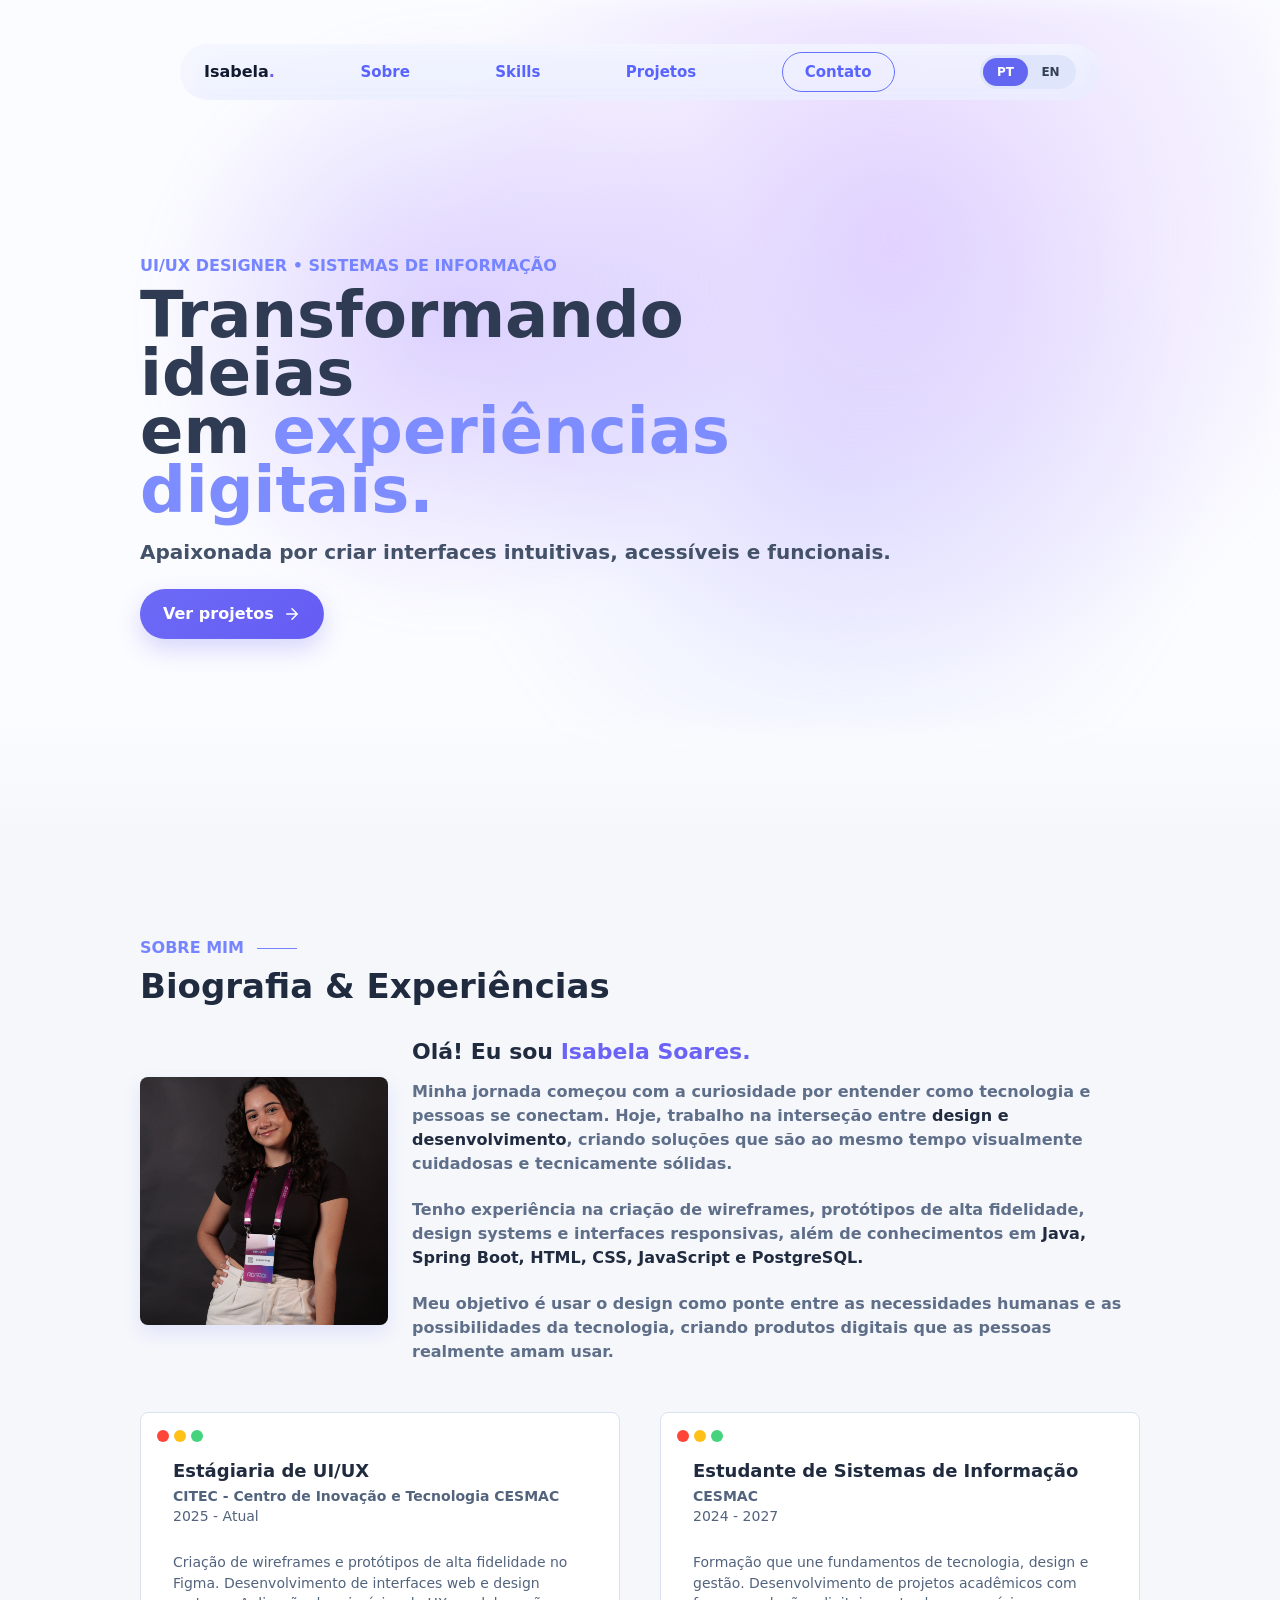
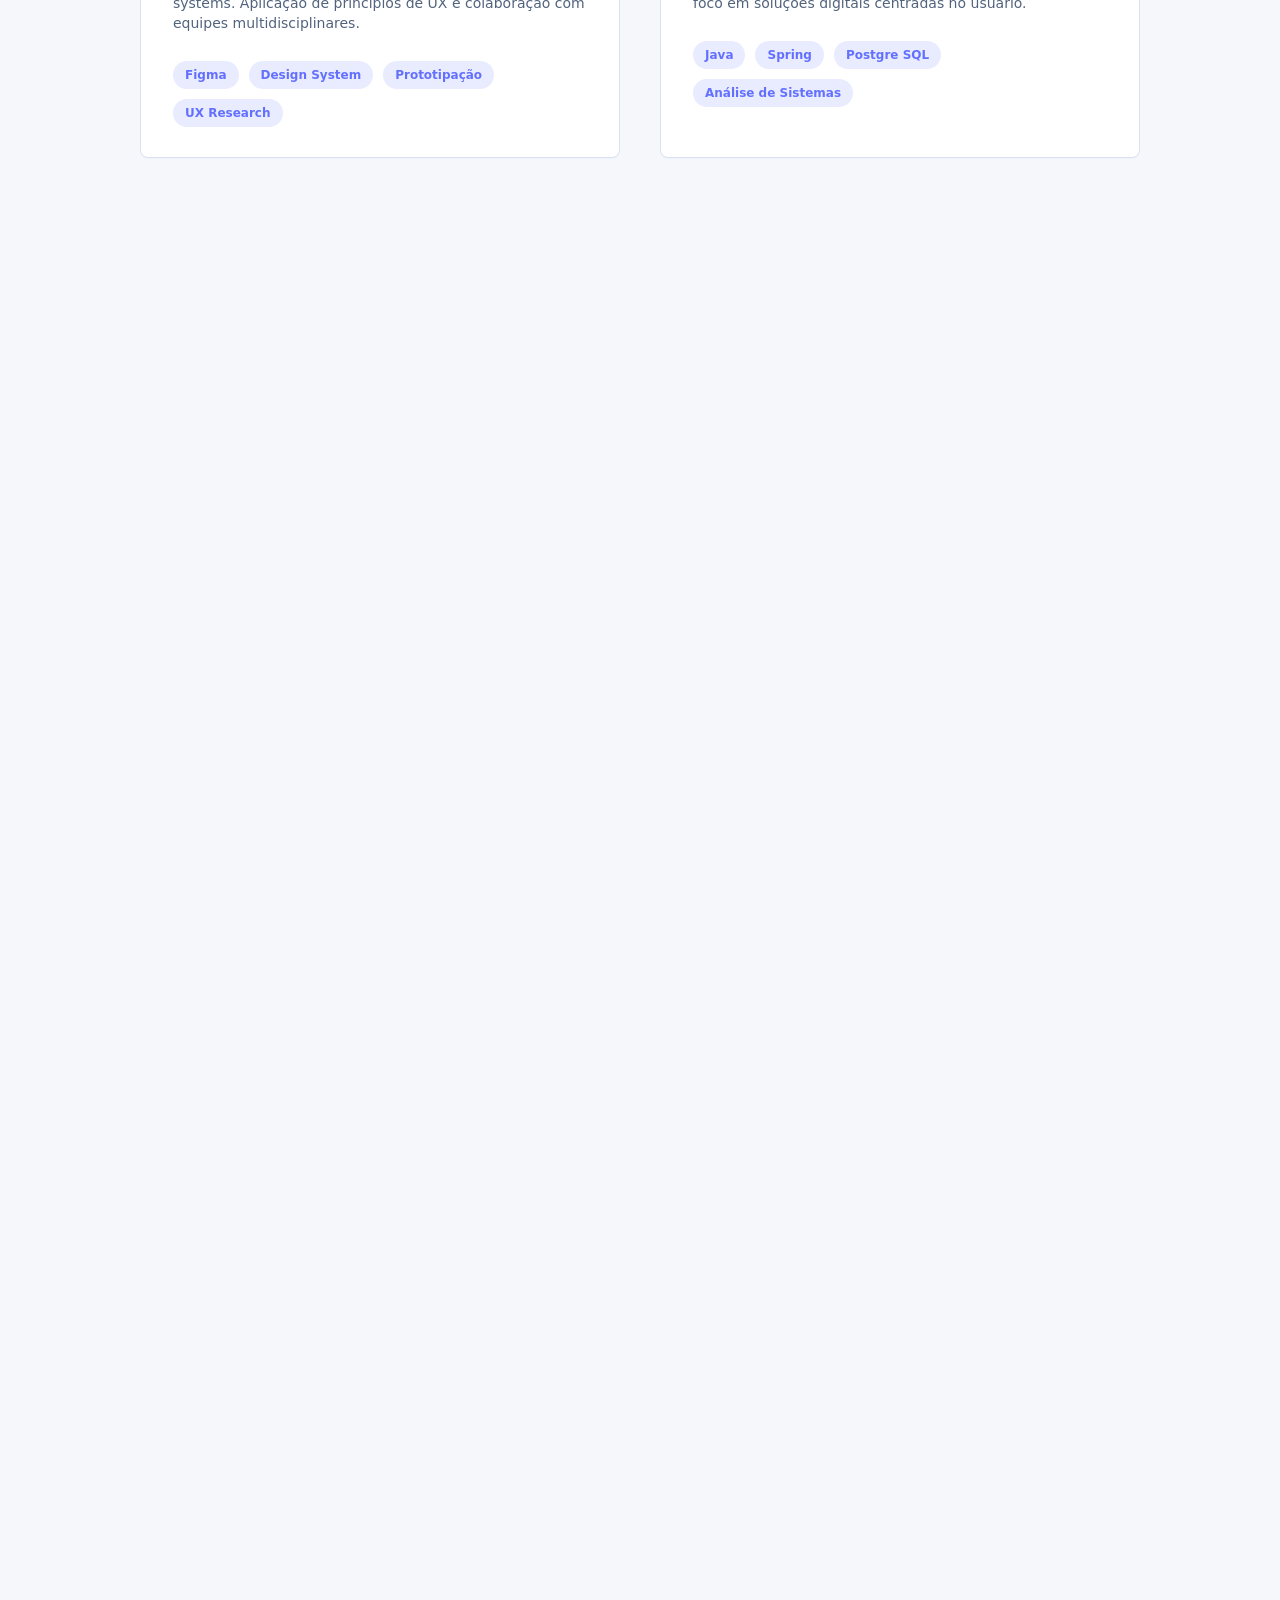
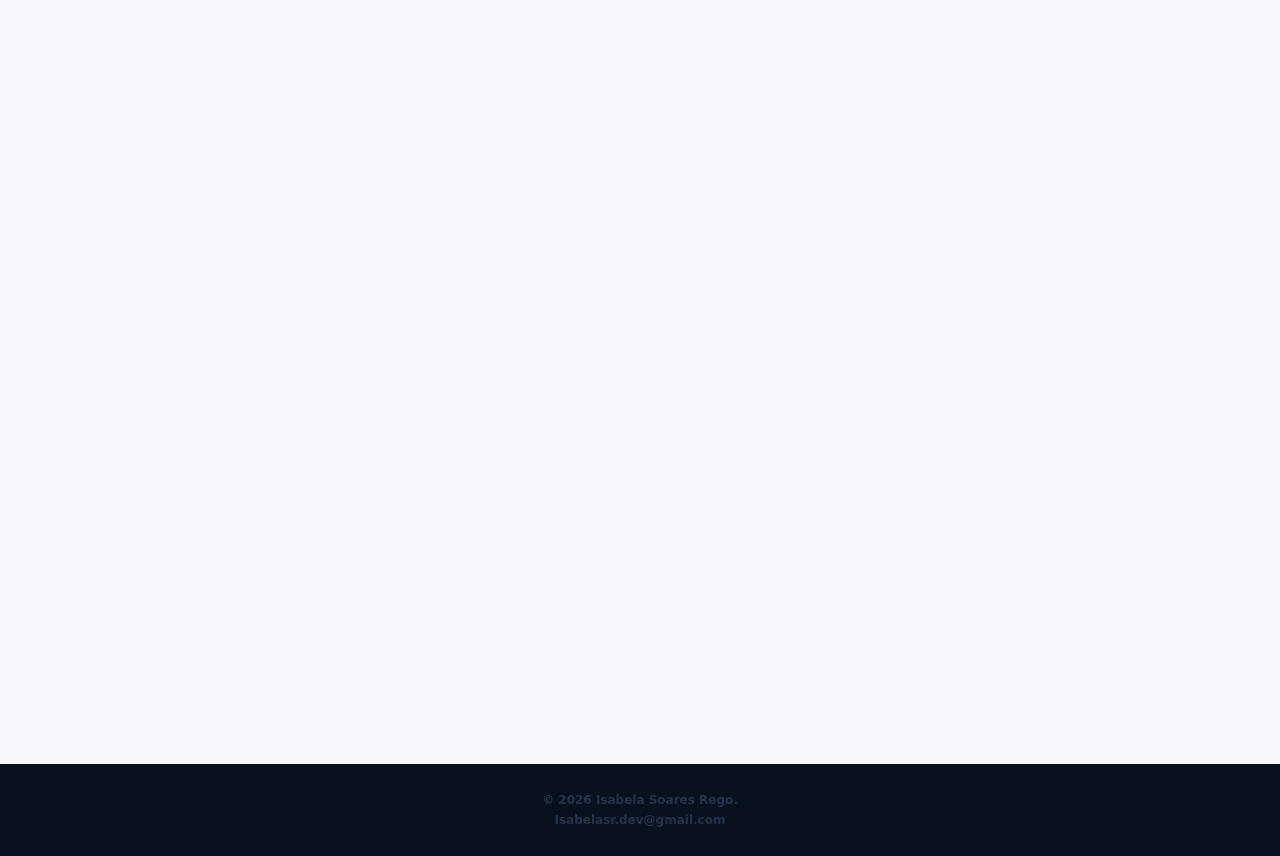
<file: index.html>
<!DOCTYPE html>
<html lang="pt-BR">
  <head>
    <meta charset="UTF-8" />
    <meta name="viewport" content="width=device-width, initial-scale=1.0" />
    <meta
      name="description"
      content="Portfólio de Isabela Soares, UI/UX Designer e estudante de Sistemas de Informação."
    />
    <title>Isabela Soares | Portfólio</title>
    <link rel="stylesheet" href="css/style.css" />
    <link rel="stylesheet" href="css/language.css" />
  </head>
  <body>
    <a class="skip-link" href="#main">Pular para o conteúdo</a>

    <header class="site-header" aria-label="Cabeçalho">
      <nav class="nav-pill" aria-label="Navegação principal">
        <a class="brand" href="#hero" aria-label="Página inicial">Isabela<span>.</span></a>
        <button class="menu-toggle" type="button" aria-label="Abrir menu" aria-expanded="false">
          <span></span>
          <span></span>
          <span></span>
        </button>
        <ul class="nav-links">
          <li><a href="#sobre">Sobre</a></li>
          <li><a href="#skills">Skills</a></li>
          <li><a href="#projetos">Projetos</a></li>
          <li><a class="nav-contact" href="#contato">Contato</a></li>
        </ul>
      </nav>
    </header>

    <main id="main">
      <section class="hero section-reveal" id="hero" aria-labelledby="hero-title">
        <div class="hero-glow" aria-hidden="true"></div>
        <div class="container hero-content">
          <p class="eyebrow">UI/UX Designer &bull; Sistemas de Informação</p>
          <h1 id="hero-title">
            Transformando ideias<br />
            em <span>experiências digitais.</span>
          </h1>
          <p class="hero-subtitle">Apaixonada por criar interfaces intuitivas, acessíveis e funcionais.</p>
          <a class="primary-button" href="#projetos">
            Ver projetos
            <span class="arrow-icon" aria-hidden="true"></span>
          </a>
        </div>
      </section>

      <section class="about section-light section-reveal" id="sobre" aria-labelledby="about-title">
        <div class="container">
          <p class="section-kicker">Sobre mim</p>
          <h2 id="about-title">Biografia &amp; Experiências</h2>

          <div class="about-grid">
            <img
              class="profile-photo"
              src="assets/images/profile-isabela.jpg"
              alt="Retrato de Isabela Soares"
            />
            <div class="about-text">
              <h3>Olá! Eu sou <span>Isabela Soares.</span></h3>
              <p>
                Minha jornada começou com a curiosidade por entender como tecnologia e pessoas se conectam.
                Hoje, trabalho na interseção entre <strong>design e desenvolvimento</strong>, criando soluções que
                são ao mesmo tempo visualmente cuidadosas e tecnicamente sólidas.
              </p>
              <p>
                Tenho experiência na criação de wireframes, protótipos de alta fidelidade, design systems e
                interfaces responsivas, além de conhecimentos em <strong>Java, Spring Boot, HTML, CSS, JavaScript e PostgreSQL.</strong>
              </p>
              <p>
                Meu objetivo é usar o design como ponte entre as necessidades humanas e as possibilidades da
                tecnologia, criando produtos digitais que as pessoas realmente amam usar.
              </p>
            </div>
          </div>

          <div class="experience-grid" aria-label="Experiências e formação">
            <article class="window-card">
              <div class="window-dots" aria-hidden="true"><span></span><span></span><span></span></div>
              <h3>Estágiaria de UI/UX</h3>
              <p class="card-company">CITEC - Centro de Inovação e Tecnologia CESMAC</p>
              <p class="card-date">2025 - Atual</p>
              <p>
                Criação de wireframes e protótipos de alta fidelidade no Figma. Desenvolvimento de interfaces web
                e design systems. Aplicação de princípios de UX e colaboração com equipes multidisciplinares.
              </p>
              <ul class="tags" aria-label="Competências da experiência">
                <li>Figma</li>
                <li>Design System</li>
                <li>Prototipação</li>
                <li>UX Research</li>
              </ul>
            </article>

            <article class="window-card">
              <div class="window-dots" aria-hidden="true"><span></span><span></span><span></span></div>
              <h3>Estudante de Sistemas de Informação</h3>
              <p class="card-company">CESMAC</p>
              <p class="card-date">2024 - 2027</p>
              <p>
                Formação que une fundamentos de tecnologia, design e gestão. Desenvolvimento de projetos acadêmicos
                com foco em soluções digitais centradas no usuário.
              </p>
              <ul class="tags" aria-label="Competências da formação">
                <li>Java</li>
                <li>Spring</li>
                <li>Postgre SQL</li>
                <li>Análise de Sistemas</li>
              </ul>
            </article>
          </div>
        </div>
      </section>

      <section class="skills section-dark section-reveal" id="skills" aria-labelledby="skills-title">
        <div class="container">
          <p class="section-kicker">Competências</p>
          <h2 id="skills-title">Habilidades &amp; Ferramentas</h2>

          <div class="filter-bar" role="group" aria-label="Filtrar habilidades">
            <button class="filter-button is-active" type="button" data-filter="todas">Todas</button>
            <button class="filter-button" type="button" data-filter="desenvolvimento">Desenvolvimento</button>
            <button class="filter-button" type="button" data-filter="ferramentas">Ferramentas</button>
            <button class="filter-button" type="button" data-filter="design">Design</button>
          </div>

          <ul class="skills-grid" aria-label="Lista de habilidades">
            <li class="skill-item" data-category="desenvolvimento"><img src="assets/skills/skill-java.png" alt="Java" /></li>
            <li class="skill-item" data-category="desenvolvimento"><img src="assets/skills/skill-spring.png" alt="Spring" /></li>
            <li class="skill-item" data-category="desenvolvimento"><img src="assets/skills/skill-html.png" alt="HTML5" /></li>
            <li class="skill-item" data-category="desenvolvimento"><img src="assets/skills/skill-css.png" alt="CSS3" /></li>
            <li class="skill-item" data-category="desenvolvimento"><img src="assets/skills/skill-javascript.png" alt="JavaScript" /></li>
            <li class="skill-item" data-category="desenvolvimento"><img src="assets/skills/skill-postgresql.png" alt="PostgreSQL" /></li>
            <li class="skill-item" data-category="ferramentas"><img src="assets/skills/skill-git.png" alt="Git" /></li>
            <li class="skill-item" data-category="ferramentas"><img src="assets/skills/skill-github.png" alt="GitHub" /></li>
            <li class="skill-item" data-category="ferramentas"><img src="assets/skills/skill-vscode.png" alt="Visual Studio Code" /></li>
            <li class="skill-item" data-category="ferramentas"><img src="assets/skills/skill-intellij.png" alt="IntelliJ IDEA" /></li>
            <li class="skill-item" data-category="ferramentas"><img src="assets/skills/skill-notion.png" alt="Notion" /></li>
            <li class="skill-item" data-category="design"><img src="assets/skills/skill-figma.png" alt="Figma" /></li>
            <li class="skill-item" data-category="design"><img src="assets/skills/skill-wireframing.png" alt="Wireframing" /></li>
            <li class="skill-item" data-category="design"><img src="assets/skills/skill-prototyping.png" alt="Prototipação" /></li>
            <li class="skill-item" data-category="design"><img src="assets/skills/skill-design-system.png" alt="Design System" /></li>
            <li class="skill-item" data-category="design"><img src="assets/skills/skill-ux-research.png" alt="UX Research" /></li>
            <li class="skill-item" data-category="design"><img src="assets/skills/skill-user-flows.png" alt="User Flows" /></li>
            <li class="skill-item" data-category="design"><img src="assets/skills/skill-design-thinking.png" alt="Design Thinking" /></li>
            <li class="skill-item" data-category="design"><img src="assets/skills/skill-accessibility.png" alt="Acessibilidade" /></li>
          </ul>
        </div>
      </section>

      <section class="projects section-light section-reveal" id="projetos" aria-labelledby="projects-title">
        <div class="container">
          <div class="projects-head">
            <div>
              <p class="section-kicker">Portfólio</p>
              <h2 id="projects-title">Projetos em Destaque</h2>
            </div>
            <div class="carousel-controls" aria-label="Controles do carrossel de projetos">
              <button class="carousel-button carousel-prev" type="button" aria-label="Projeto anterior">
                <img src="assets/icons/arrow.svg" alt="" aria-hidden="true" />
              </button>
              <button class="carousel-button carousel-next" type="button" aria-label="Próximo projeto">
                <img src="assets/icons/arrow.svg" alt="" aria-hidden="true" />
              </button>
            </div>
          </div>

          <div class="projects-carousel" tabindex="0" aria-label="Carrossel de projetos">
            <div class="projects-grid">
              <article class="project-card">
                <div class="window-dots" aria-hidden="true"><span></span><span></span><span></span></div>
                <span class="project-tag">CITEC</span>
                <p class="project-type">Projeto - Redesign de Interface</p>
                <h3>Suavemente</h3>
                <a class="project-image" href="suavemente.html" aria-label="Ver mais sobre o projeto Suavemente">
                  <img src="assets/projects/suavemente.png" alt="Preview do redesign do aplicativo Suavemente" />
                </a>
                <a class="project-link" href="suavemente.html">Ver mais <img class="project-arrow" src="assets/icons/arrow.svg" alt="" aria-hidden="true" /></a>
              </article>

              <article class="project-card">
                <div class="window-dots" aria-hidden="true"><span></span><span></span><span></span></div>
                <span class="project-tag">Pessoal</span>
                <p class="project-type">Projeto Pessoal</p>
                <h3>Design System</h3>
                <a class="project-image" href="em-andamento.html" aria-label="Ver mais sobre o projeto Design System">
                  <img src="assets/projects/design-system.png" alt="Preview do design system Isabela Soares" />
                </a>
                <a class="project-link" href="em-andamento.html">Ver mais <img class="project-arrow" src="assets/icons/arrow.svg" alt="" aria-hidden="true" /></a>
              </article>

              <article class="project-card">
                <div class="window-dots" aria-hidden="true"><span></span><span></span><span></span></div>
                <span class="project-tag project-tag-muted">Acadêmico</span>
                <p class="project-type">Projeto Acadêmico</p>
                <h3>Ecomigo</h3>
                <a class="project-image" href="ecomigo.html" aria-label="Ver mais sobre o projeto Ecomigo">
                  <img src="assets/projects/ecomigo-cover.png" alt="Preview de telas do projeto Ecomigo" />
                </a>
                <a class="project-link" href="ecomigo.html">Ver mais <img class="project-arrow" src="assets/icons/arrow.svg" alt="" aria-hidden="true" /></a>
              </article>
              <article class="project-card">
                <div class="window-dots" aria-hidden="true"><span></span><span></span><span></span></div>
                <span class="project-tag project-tag-muted">Acadêmico</span>
                <p class="project-type">Projeto Acadêmico</p>
                <h3>Oken</h3>
                <a class="project-image" href="oken.html" aria-label="Ver mais sobre o projeto Oken">
                  <img src="assets/projects/oken-cover.png" alt="Home do aplicativo Oken para gestão de imóveis de temporada" />
                </a>
                <a class="project-link" href="oken.html">Ver mais <img class="project-arrow" src="assets/icons/arrow.svg" alt="" aria-hidden="true" /></a>
              </article>
              <article class="project-card">
                <div class="window-dots" aria-hidden="true"><span></span><span></span><span></span></div>
                <span class="project-tag project-tag-muted">Acadêmico</span>
                <p class="project-type">UX Research</p>
                <h3>Eventos Acadêmicos</h3>
                <a class="project-image" href="eventos-academicos.html" aria-label="Ver estudo de Eventos Acadêmicos">
                  <img src="assets/projects/eventos-academicos-cover.png" alt="Análise da pesquisa sobre eventos acadêmicos" />
                </a>
                <a class="project-link" href="eventos-academicos.html">Ver mais <img class="project-arrow" src="assets/icons/arrow.svg" alt="" aria-hidden="true" /></a>
              </article>
              <article class="project-card">
                <div class="window-dots" aria-hidden="true"><span></span><span></span><span></span></div>
                <span class="project-tag project-tag-muted">Acadêmico</span>
                <p class="project-type">Personal Project</p>
                <h3>Míron</h3>
                <a class="project-image" href="miron.html" aria-label="Ver mais sobre o projeto Míron">
                  <img src="assets/projects/miron-cover.png" alt="Aplicativo Míron para organização de treinos" />
                </a>
                <a class="project-link" href="miron.html">Ver mais <img class="project-arrow" src="assets/icons/arrow.svg" alt="" aria-hidden="true" /></a>
              </article>
            </div>
          </div>
        </div>
      </section>

      <section class="contact section-dark section-reveal" id="contato" aria-labelledby="contact-title">
        <div class="container">
          <p class="section-kicker">Contato</p>
          <h2 id="contact-title">Vamos trabalhar juntos?</h2>
          <p class="contact-copy">Estou sempre aberta a novos projetos, oportunidades e conversas sobre design e tecnologia.</p>

          <div class="contact-links" aria-label="Canais de contato">
            <a href="mailto:Isabelasr.dev@gmail.com">
              <span aria-hidden="true">@</span>
              Isabelasr.dev@gmail.com
            </a>
            <a href="https://www.linkedin.com/in/isabelasr23" target="_blank" rel="noreferrer">
              <span aria-hidden="true">in</span>
              Isabelasr23
            </a>
            <a href="https://github.com/Isabelasr23" target="_blank" rel="noreferrer">
              <span aria-hidden="true"><img class="contact-icon" src="assets/icons/github.svg" alt="" /></span>
              Isabelasr23
            </a>
          </div>

          <form class="contact-form" action="https://formsubmit.co/Isabelasr.dev@gmail.com" method="POST" novalidate>
            <input type="hidden" name="_subject" value="Nova mensagem pelo portfólio" />
            <input type="hidden" name="_captcha" value="false" />
            <input type="hidden" name="_template" value="table" />
            <div class="form-row">
              <label>
                Nome
                <input type="text" name="nome" placeholder="Seu nome" autocomplete="name" required minlength="2" />
                <span class="field-error" aria-live="polite"></span>
              </label>
              <label>
                E-mail
                <input type="email" name="email" placeholder="seu@email.com" autocomplete="email" required />
                <span class="field-error" aria-live="polite"></span>
              </label>
            </div>
            <label>
              Assunto
              <input type="text" name="assunto" placeholder="Do que se trata?" required minlength="3" />
              <span class="field-error" aria-live="polite"></span>
            </label>
            <label>
              Mensagem
              <textarea name="mensagem" placeholder="Conte me sobre seu projeto ou oportunidade..." required minlength="10"></textarea>
              <span class="field-error" aria-live="polite"></span>
            </label>
            <div class="form-status" aria-live="polite"></div>
            <button class="primary-button submit-button" type="submit">
              Enviar Mensagem
              <svg aria-hidden="true" viewBox="0 0 24 24">
                <path d="M22 2 11 13" />
                <path d="m22 2-7 20-4-9-9-4Z" />
              </svg>
            </button>
          </form>
        </div>
      </section>
    </main>

    <footer class="site-footer">
      <p>&copy; 2026 Isabela Soares Rego.</p>
      <a href="mailto:Isabelasr.dev@gmail.com">Isabelasr.dev@gmail.com</a>
    </footer>

    <script src="js/i18n.js"></script>
    <script src="js/script.js?v=2"></script>
  </body>
</html>
</file>
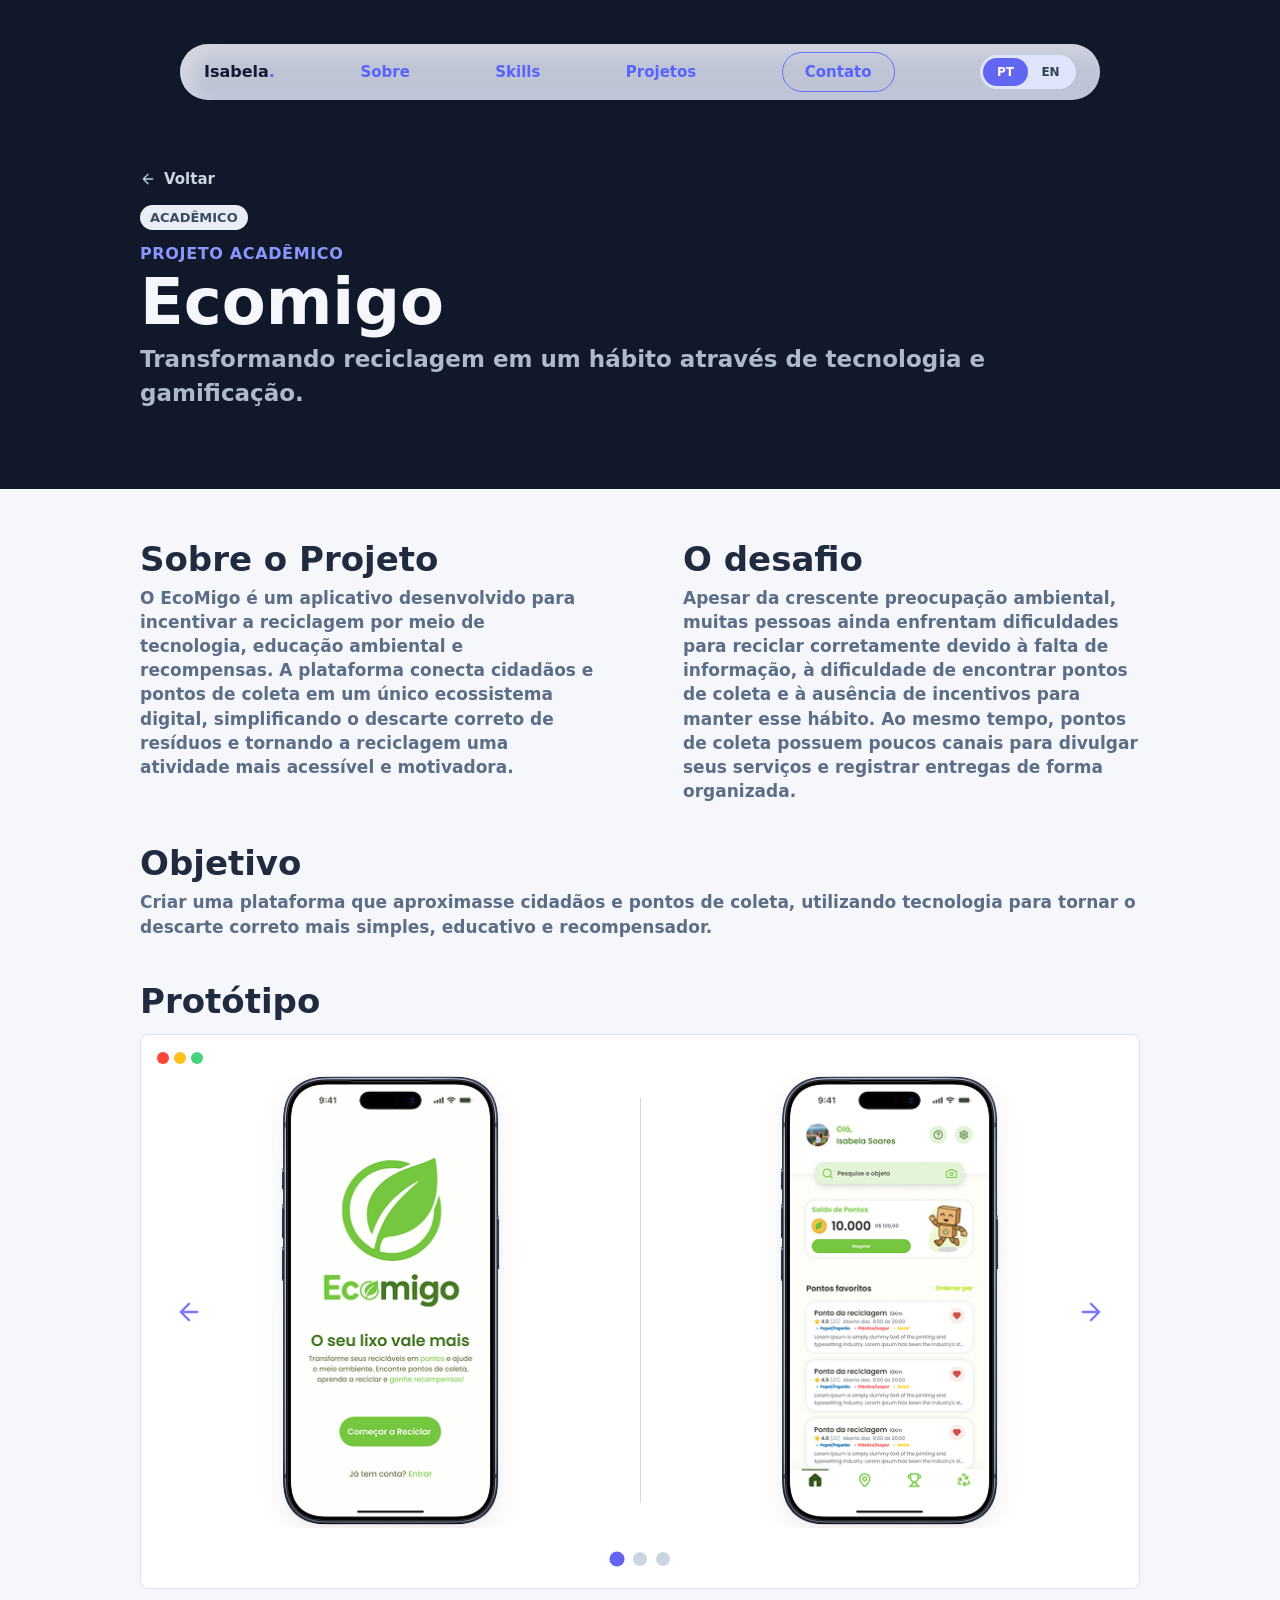
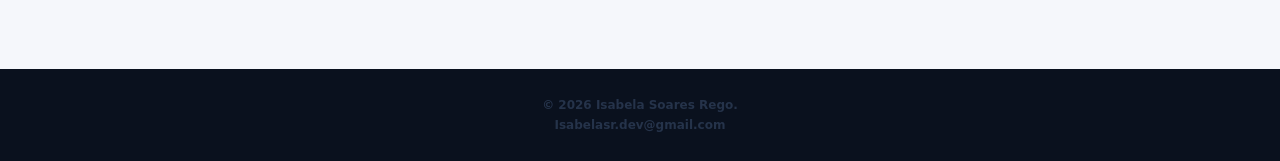
<file: ecomigo.html>
<!DOCTYPE html>
<html lang="pt-BR">
  <head>
    <meta charset="UTF-8" />
    <meta name="viewport" content="width=device-width, initial-scale=1.0" />
    <meta
      name="description"
      content="Detalhes do projeto acadêmico Ecomigo, aplicativo de reciclagem com tecnologia e gamificação."
    />
    <title>Ecomigo | Isabela Soares</title>
    <link rel="stylesheet" href="css/style.css" />
    <link rel="stylesheet" href="css/language.css" />
  </head>
  <body class="project-page">
    <a class="skip-link" href="#main">Pular para o conteúdo</a>

    <header class="site-header" aria-label="Cabeçalho">
      <nav class="nav-pill" aria-label="Navegação principal">
        <a class="brand" href="index.html#hero" aria-label="Página inicial">Isabela<span>.</span></a>
        <button class="menu-toggle" type="button" aria-label="Abrir menu" aria-expanded="false">
          <span></span>
          <span></span>
          <span></span>
        </button>
        <ul class="nav-links">
          <li><a href="index.html#sobre">Sobre</a></li>
          <li><a href="index.html#skills">Skills</a></li>
          <li><a href="index.html#projetos">Projetos</a></li>
          <li><a class="nav-contact" href="index.html#contato">Contato</a></li>
        </ul>
      </nav>
    </header>

    <main id="main">
      <section class="project-hero section-dark section-reveal" aria-labelledby="project-title">
        <div class="container">
          <a class="back-link" href="index.html#projetos">
            <img src="assets/icons/arrow.svg" alt="" aria-hidden="true" />
            Voltar
          </a>
          <span class="project-pill">Acadêmico</span>
          <p class="project-eyebrow">Projeto Acadêmico</p>
          <h1 id="project-title">Ecomigo</h1>
          <p>Transformando reciclagem em um hábito através de tecnologia e gamificação.</p>
        </div>
      </section>

      <section class="project-detail section-light section-reveal" aria-label="Detalhes do projeto Ecomigo">
        <div class="container">
          <div class="project-info-grid">
            <article>
              <h2>Sobre o Projeto</h2>
              <p>
                O EcoMigo é um aplicativo desenvolvido para incentivar a reciclagem por meio de tecnologia,
                educação ambiental e recompensas. A plataforma conecta cidadãos e pontos de coleta em um único
                ecossistema digital, simplificando o descarte correto de resíduos e tornando a reciclagem uma
                atividade mais acessível e motivadora.
              </p>
            </article>

            <article>
              <h2>O desafio</h2>
              <p>
                Apesar da crescente preocupação ambiental, muitas pessoas ainda enfrentam dificuldades para
                reciclar corretamente devido à falta de informação, à dificuldade de encontrar pontos de coleta e
                à ausência de incentivos para manter esse hábito. Ao mesmo tempo, pontos de coleta possuem poucos
                canais para divulgar seus serviços e registrar entregas de forma organizada.
              </p>
            </article>
          </div>

          <article class="project-objective">
            <h2>Objetivo</h2>
            <p>
              Criar uma plataforma que aproximasse cidadãos e pontos de coleta, utilizando tecnologia para tornar
              o descarte correto mais simples, educativo e recompensador.
            </p>
          </article>

          <section class="prototype-section" aria-labelledby="prototype-title">
            <h2 id="prototype-title">Protótipo</h2>
            <div class="prototype-card">
              <div class="window-dots" aria-hidden="true"><span></span><span></span><span></span></div>
              <button class="prototype-arrow prototype-prev" type="button" aria-label="Tela anterior do protótipo">
                <img src="assets/icons/arrow.svg" alt="" aria-hidden="true" />
              </button>
              <div class="prototype-viewport" aria-live="polite">
                <div class="prototype-track">
                  <div class="prototype-slide">
                    <img class="prototype-phone" src="assets/projects/ecomigo-tela-inicial.png" alt="Tela inicial do aplicativo Ecomigo" />
                    <span class="prototype-divider" aria-hidden="true"></span>
                    <img class="prototype-phone" src="assets/projects/ecomigo-home.png" alt="Tela inicial autenticada do aplicativo Ecomigo" />
                  </div>
                  <div class="prototype-slide">
                    <img class="prototype-phone" src="assets/projects/ecomigo-feed-para-voce.png" alt="Tela de feed para você do aplicativo Ecomigo" />
                    <span class="prototype-divider" aria-hidden="true"></span>
                    <img class="prototype-phone" src="assets/projects/ecomigo-recompensas.png" alt="Tela de recompensas do aplicativo Ecomigo" />
                  </div>
                  <div class="prototype-slide">
                    <img class="prototype-phone" src="assets/projects/ecomigo-ranking.png" alt="Tela de ranking do aplicativo Ecomigo" />
                    <span class="prototype-divider" aria-hidden="true"></span>
                    <img class="prototype-phone" src="assets/projects/ecomigo-detalhes-vermelho.png" alt="Tela de detalhes do aplicativo Ecomigo" />
                  </div>
                </div>
              </div>
              <button class="prototype-arrow prototype-next" type="button" aria-label="Próxima tela do protótipo">
                <img src="assets/icons/arrow.svg" alt="" aria-hidden="true" />
              </button>
              <div class="prototype-dots" aria-label="Indicadores do protótipo">
                <button class="is-active" type="button" aria-label="Visualização 1"></button>
                <button type="button" aria-label="Visualização 2"></button>
                <button type="button" aria-label="Visualização 3"></button>
              </div>
            </div>
          </section>
        </div>
      </section>
    </main>

    <footer class="site-footer">
      <p>&copy; 2026 Isabela Soares Rego.</p>
      <a href="mailto:Isabelasr.dev@gmail.com">Isabelasr.dev@gmail.com</a>
    </footer>

    <script src="js/i18n.js"></script>
    <script src="js/script.js?v=2"></script>
  </body>
</html>
</file>
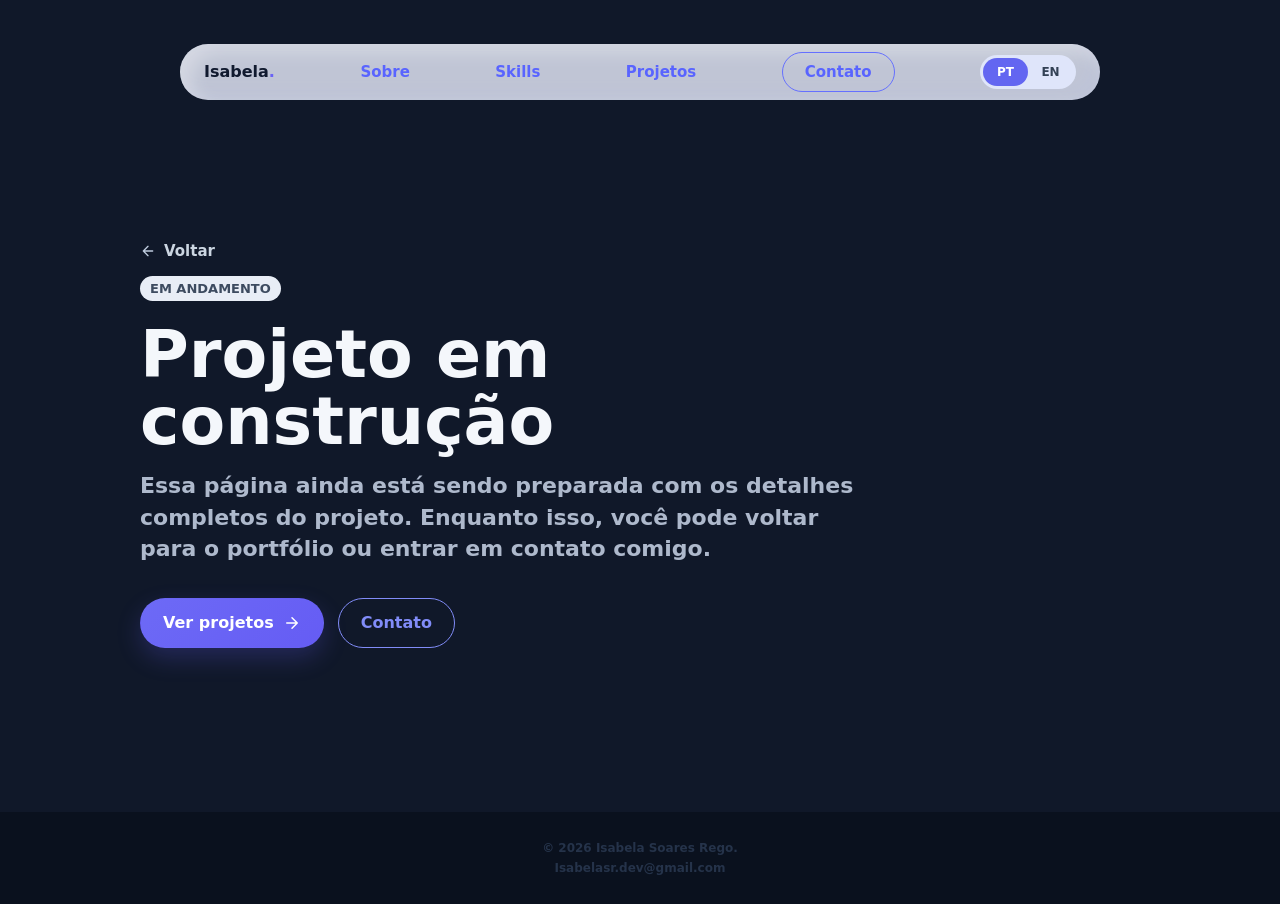
<file: em-andamento.html>
<!DOCTYPE html>
<html lang="pt-BR">
  <head>
    <meta charset="UTF-8" />
    <meta name="viewport" content="width=device-width, initial-scale=1.0" />
    <meta
      name="description"
      content="Página em andamento do portfólio de Isabela Soares."
    />
    <title>Projeto em andamento | Isabela Soares</title>
    <link rel="stylesheet" href="css/style.css" />
    <link rel="stylesheet" href="css/language.css" />
  </head>
  <body class="project-page">
    <a class="skip-link" href="#main">Pular para o conteúdo</a>

    <header class="site-header" aria-label="Cabeçalho">
      <nav class="nav-pill" aria-label="Navegação principal">
        <a class="brand" href="index.html#hero" aria-label="Página inicial">Isabela<span>.</span></a>
        <button class="menu-toggle" type="button" aria-label="Abrir menu" aria-expanded="false">
          <span></span>
          <span></span>
          <span></span>
        </button>
        <ul class="nav-links">
          <li><a href="index.html#sobre">Sobre</a></li>
          <li><a href="index.html#skills">Skills</a></li>
          <li><a href="index.html#projetos">Projetos</a></li>
          <li><a class="nav-contact" href="index.html#contato">Contato</a></li>
        </ul>
      </nav>
    </header>

    <main id="main">
      <section class="work-progress section-dark section-reveal" aria-labelledby="progress-title">
        <div class="container">
          <a class="back-link" href="index.html#projetos">
            <img src="assets/icons/arrow.svg" alt="" aria-hidden="true" />
            Voltar
          </a>
          <span class="project-pill">Em andamento</span>
          <h1 id="progress-title">Projeto em construção</h1>
          <p>
            Essa página ainda está sendo preparada com os detalhes completos do projeto. Enquanto isso, você pode
            voltar para o portfólio ou entrar em contato comigo.
          </p>
          <div class="progress-actions">
            <a class="primary-button" href="index.html#projetos">
              Ver projetos
              <span class="arrow-icon" aria-hidden="true"></span>
            </a>
            <a class="secondary-button" href="index.html#contato">Contato</a>
          </div>
        </div>
      </section>
    </main>

    <footer class="site-footer">
      <p>&copy; 2026 Isabela Soares Rego.</p>
      <a href="mailto:Isabelasr.dev@gmail.com">Isabelasr.dev@gmail.com</a>
    </footer>

    <script src="js/i18n.js"></script>
    <script src="js/script.js?v=2"></script>
  </body>
</html>
</file>
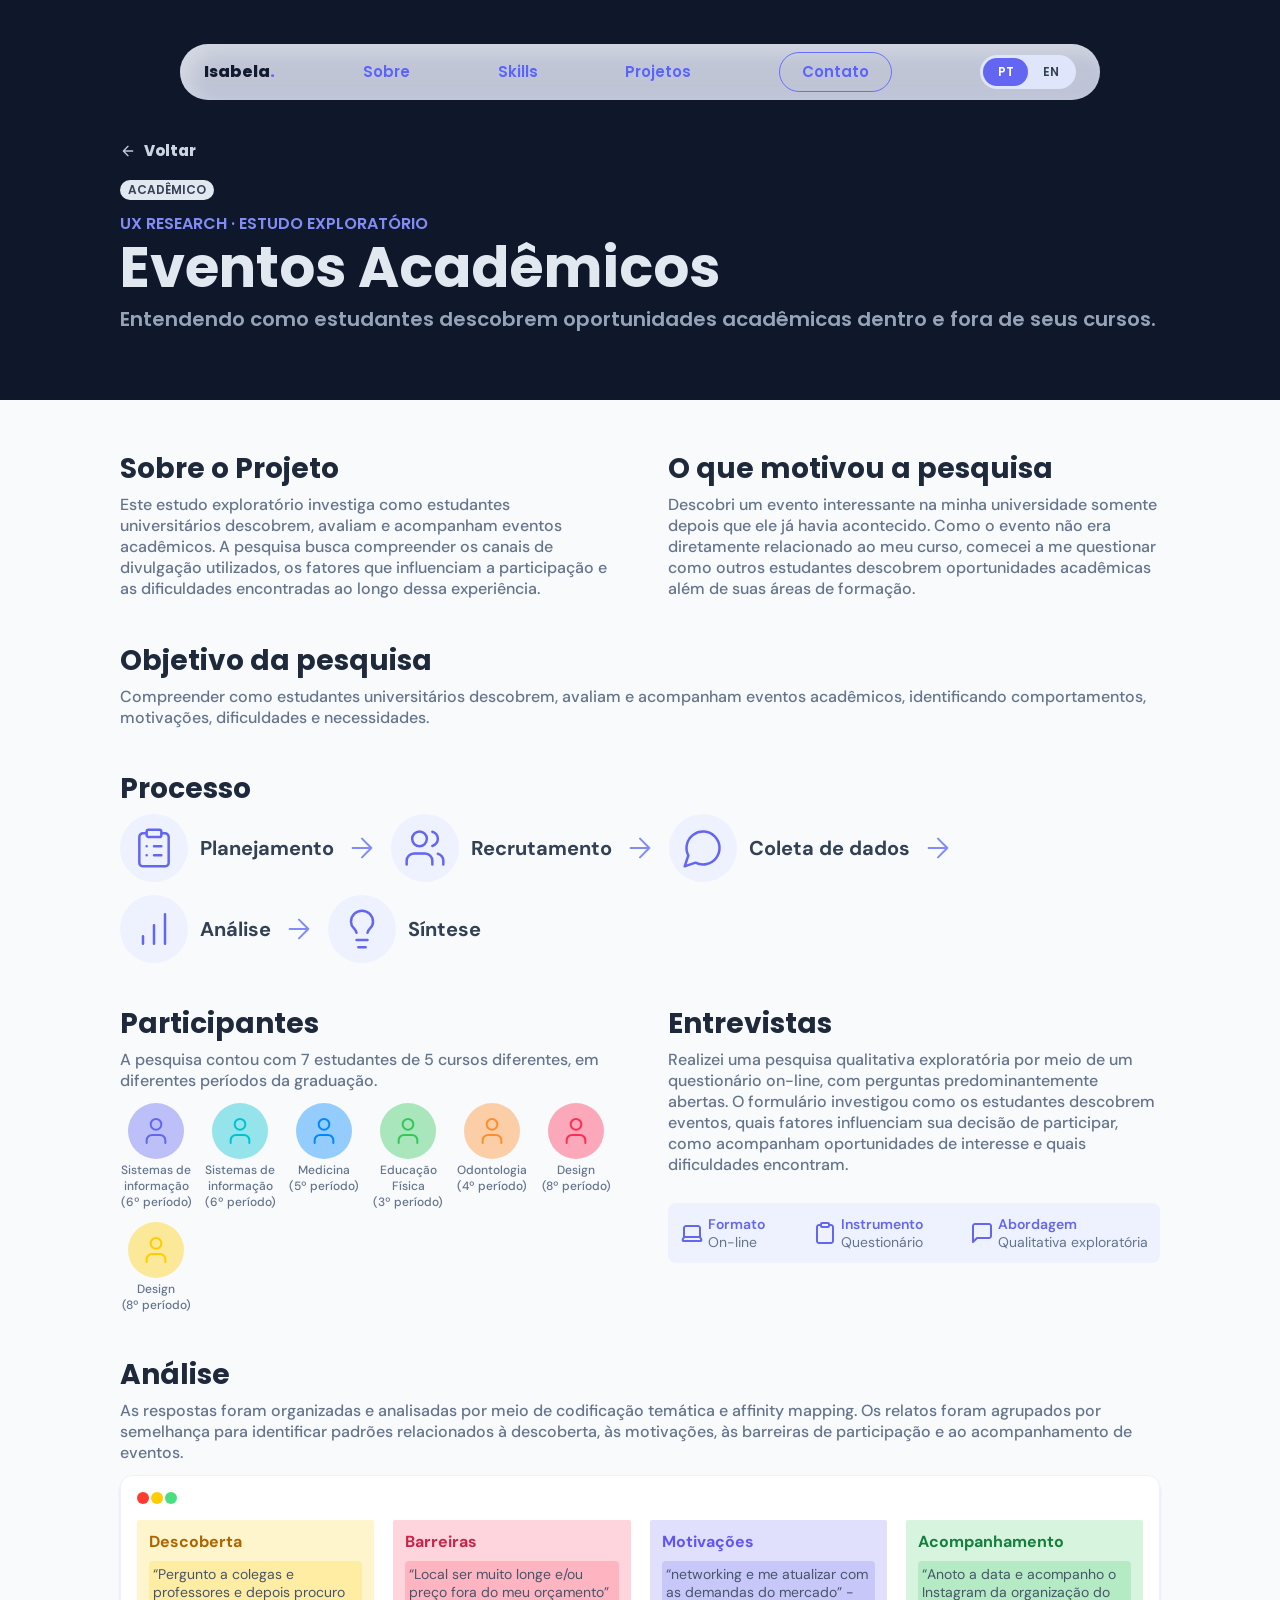
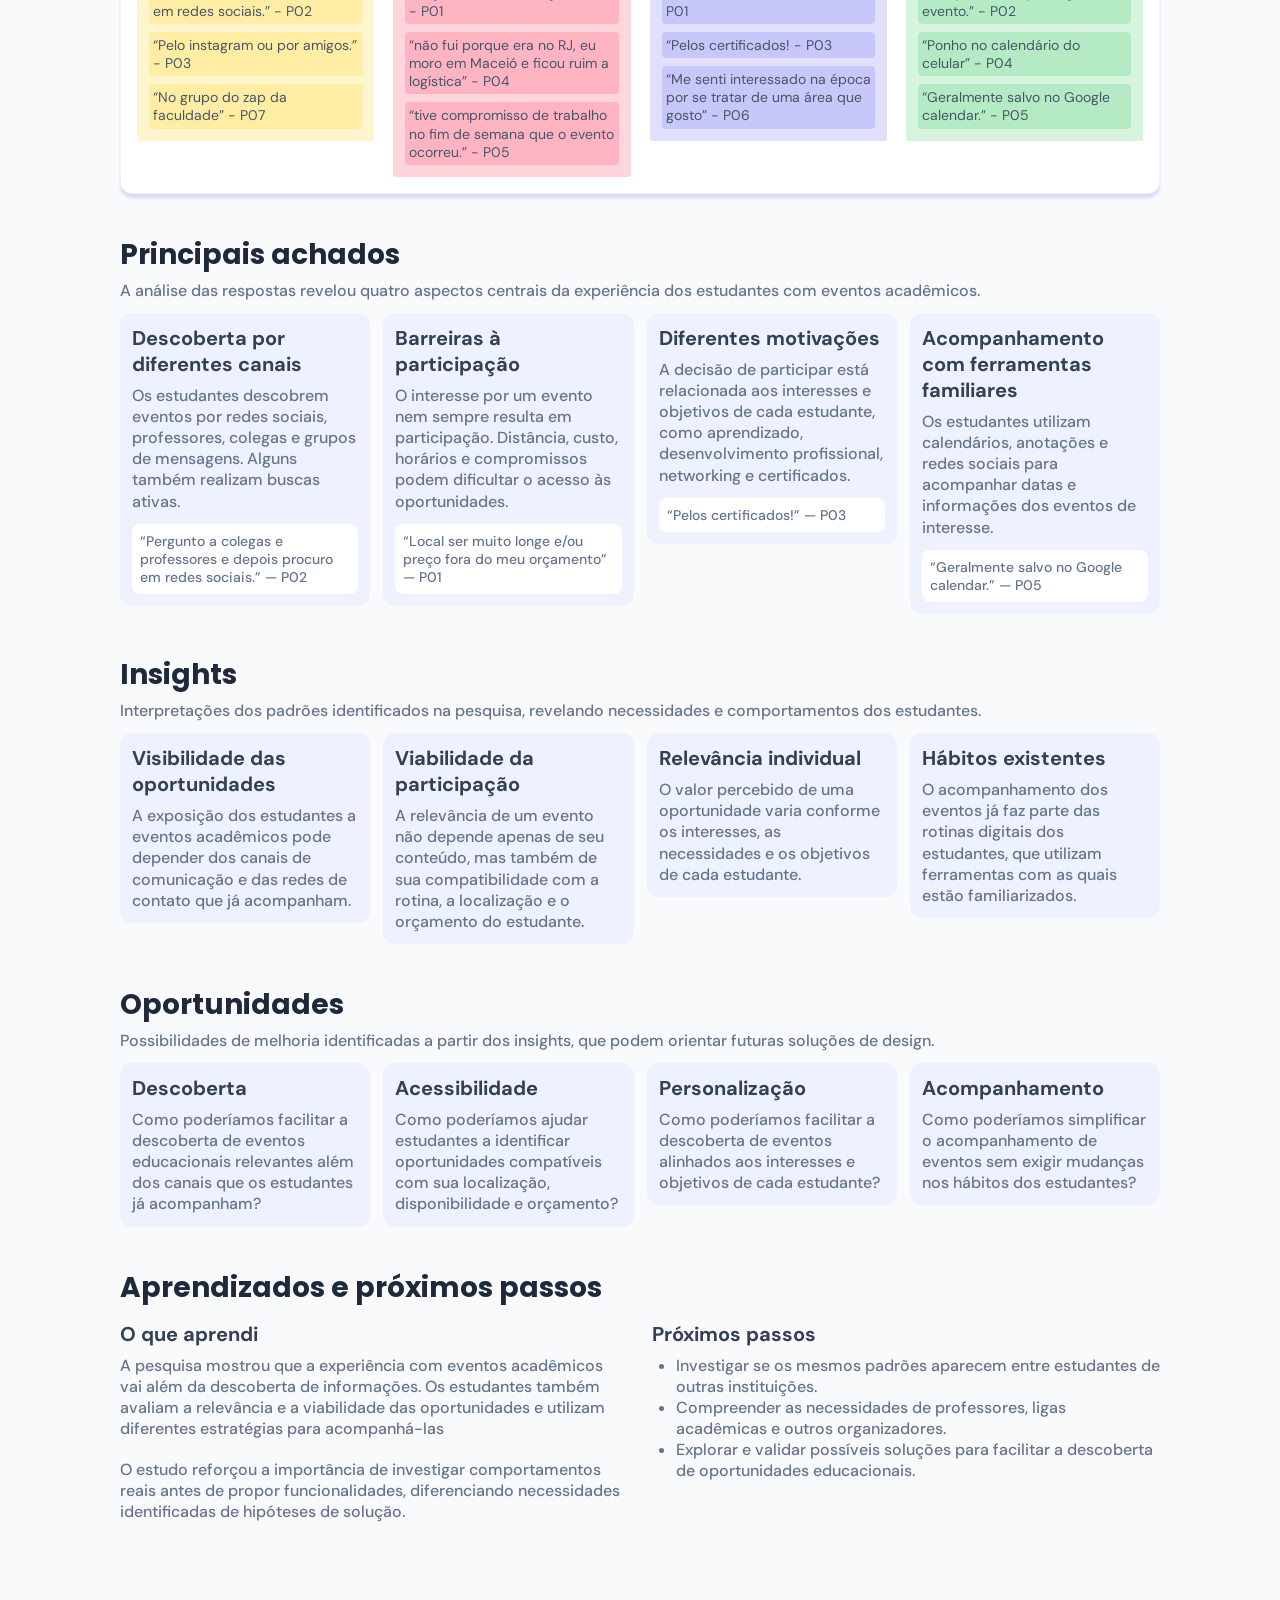
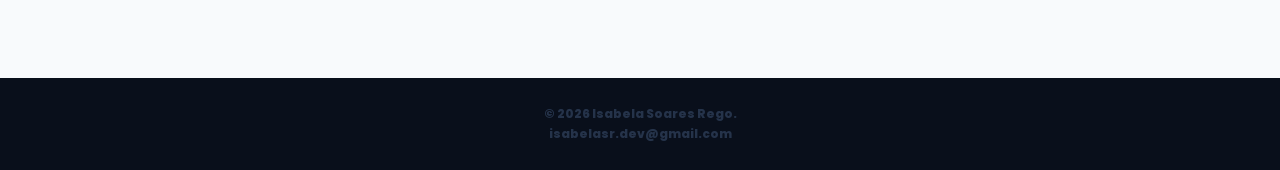
<file: eventos-academicos.html>
<!DOCTYPE html>
<html lang="pt-BR">
<head>
<meta charset="UTF-8">
<meta name="viewport" content="width=device-width, initial-scale=1.0">
<meta name="description" content="Estudo exploratório de UX Research sobre como estudantes descobrem, avaliam e acompanham eventos acadêmicos.">
<title>Eventos Acadêmicos | Isabela Soares</title>
<link rel="stylesheet" href="css/style.css">
<link rel="stylesheet" href="css/language.css" />
<link rel="stylesheet" href="css/eventos-academicos.css?v=1">
<link rel="stylesheet" href="https://fonts.googleapis.com/css2?family=DM+Sans:wght@400;500;600;700&family=Poppins:wght@500;600;700;900&display=swap">
</head>
<body class="project-page eventos-page">
<a class="skip-link" href="#main">Pular para o conteúdo</a>
<header class="site-header">
  <nav class="nav-pill" aria-label="Navegação principal">
    <a class="brand" href="index.html#hero">Isabela<span>.</span></a>
    <button class="menu-toggle" type="button" aria-label="Abrir menu" aria-expanded="false"><span></span><span></span><span></span></button>
    <ul class="nav-links">
      <li><a href="index.html#sobre">Sobre</a></li>
      <li><a href="index.html#skills">Skills</a></li>
      <li><a href="index.html#projetos">Projetos</a></li>
      <li><a class="nav-contact" href="index.html#contato">Contato</a></li>
    </ul>
  </nav>
</header>
<main id="main">
<section class="project-hero section-dark" aria-labelledby="project-title"><div class="container">
<a class="back-link" href="index.html#projetos"><img src="assets/icons/arrow.svg" alt="" aria-hidden="true">Voltar</a>
<span class="project-pill">Acadêmico</span>
<p class="project-eyebrow">UX RESEARCH · ESTUDO EXPLORATÓRIO</p>
<h1 id="project-title">Eventos Acadêmicos</h1>
<p>Entendendo como estudantes descobrem oportunidades acadêmicas dentro e fora de seus cursos.</p>
</div></section>
<div class="project-detail"><div class="container">
<section class="project-info-grid" aria-label="Sobre a pesquisa">
<article><h2>Sobre o Projeto</h2><p>Este estudo exploratório investiga como estudantes universitários descobrem, avaliam e acompanham eventos acadêmicos. A pesquisa busca compreender os canais de divulgação utilizados, os fatores que influenciam a participação e as dificuldades encontradas ao longo dessa experiência.</p></article>
<article><h2>O que motivou a pesquisa</h2><p>Descobri um evento interessante na minha universidade somente depois que ele já havia acontecido. Como o evento não era diretamente relacionado ao meu curso, comecei a me questionar como outros estudantes descobrem oportunidades acadêmicas além de suas áreas de formação.</p></article>
</section>
<section class="eventos-objective"><h2>Objetivo da pesquisa</h2><p>Compreender como estudantes universitários descobrem, avaliam e acompanham eventos acadêmicos, identificando comportamentos, motivações, dificuldades e necessidades.</p></section>
<section class="eventos-process"><h2>Processo</h2><ol><li><span class="eventos-process-icon"><img src="assets/icons/eventos-planejamento.svg" alt="" aria-hidden="true"></span><h3>Planejamento</h3><span class="eventos-process-arrow"><img src="assets/icons/eventos-seta.svg" alt="" aria-hidden="true"></span></li>
<li><span class="eventos-process-icon"><img src="assets/icons/eventos-recrutamento.svg" alt="" aria-hidden="true"></span><h3>Recrutamento</h3><span class="eventos-process-arrow"><img src="assets/icons/eventos-seta.svg" alt="" aria-hidden="true"></span></li>
<li><span class="eventos-process-icon"><img src="assets/icons/eventos-coleta.svg" alt="" aria-hidden="true"></span><h3>Coleta de dados</h3><span class="eventos-process-arrow"><img src="assets/icons/eventos-seta.svg" alt="" aria-hidden="true"></span></li>
<li><span class="eventos-process-icon"><img src="assets/icons/eventos-analise.svg" alt="" aria-hidden="true"></span><h3>Análise</h3><span class="eventos-process-arrow"><img src="assets/icons/eventos-seta.svg" alt="" aria-hidden="true"></span></li>
<li><span class="eventos-process-icon"><img src="assets/icons/eventos-sintese.svg" alt="" aria-hidden="true"></span><h3>Síntese</h3></li></ol></section>
<section class="eventos-method project-info-grid" aria-label="Participantes e entrevistas">
<article><h2>Participantes</h2><p>A pesquisa contou com 7 estudantes de 5 cursos diferentes, em diferentes períodos da graduação.</p><ul class="eventos-participants"><li><span class="eventos-avatar avatar-1"><img src="assets/icons/eventos-participante-1.svg" alt="" aria-hidden="true"></span><p>Sistemas de informação
                <br>
                (6º período)</p></li>
<li><span class="eventos-avatar avatar-2"><img src="assets/icons/eventos-participante-2.svg" alt="" aria-hidden="true"></span><p>Sistemas de informação
                <br>
                (6º período)</p></li>
<li><span class="eventos-avatar avatar-3"><img src="assets/icons/eventos-participante-3.svg" alt="" aria-hidden="true"></span><p>Medicina
                <br>
                (5º período)</p></li>
<li><span class="eventos-avatar avatar-4"><img src="assets/icons/eventos-participante-4.svg" alt="" aria-hidden="true"></span><p>Educação Física
                <br>
                (3º período)</p></li>
<li><span class="eventos-avatar avatar-5"><img src="assets/icons/eventos-participante-5.svg" alt="" aria-hidden="true"></span><p>Odontologia
                <br>
                (4º período)</p></li>
<li><span class="eventos-avatar avatar-6"><img src="assets/icons/eventos-participante-6.svg" alt="" aria-hidden="true"></span><p>Design
                <br>
                (8º período)</p></li>
<li><span class="eventos-avatar avatar-7"><img src="assets/icons/eventos-participante-7.svg" alt="" aria-hidden="true"></span><p>Design
                <br>
                (8º período)</p></li></ul></article>
<article><h2>Entrevistas</h2><p>Realizei uma pesquisa qualitativa exploratória por meio de um questionário on-line, com perguntas predominantemente abertas. O formulário investigou como os estudantes descobrem eventos, quais fatores influenciam sua decisão de participar, como acompanham oportunidades de interesse e quais dificuldades encontram.</p>
<dl class="eventos-metadata">
<div><img src="assets/icons/eventos-formato.svg" alt="" aria-hidden="true"><div><dt>Formato</dt><dd>On-line</dd></div></div><div><img src="assets/icons/eventos-instrumento.svg" alt="" aria-hidden="true"><div><dt>Instrumento</dt><dd>Questionário</dd></div></div><div><img src="assets/icons/eventos-abordagem.svg" alt="" aria-hidden="true"><div><dt>Abordagem</dt><dd>Qualitativa exploratória</dd></div></div>
</dl></article>
</section>
<section class="eventos-analysis"><h2>Análise</h2><p>As respostas foram organizadas e analisadas por meio de codificação temática e affinity mapping. Os relatos foram agrupados por semelhança para identificar padrões relacionados à descoberta, às motivações, às barreiras de participação e ao acompanhamento de eventos.</p>
<div class="eventos-affinity"><img class="eventos-window-controls" src="assets/icons/eventos-janela.svg" alt="" aria-hidden="true"><div class="affinity-columns"><section class="affinity-column discovery"><h3>Descoberta</h3><blockquote>“Pergunto a colegas e professores e depois procuro em redes sociais.” - P02</blockquote><blockquote>“Pelo instagram ou por amigos.” - P03</blockquote><blockquote>“No grupo do zap da faculdade” - P07</blockquote></section>
<section class="affinity-column barriers"><h3>Barreiras</h3><blockquote>“Local ser muito longe e/ou preço fora do meu orçamento” - P01</blockquote><blockquote>“não fui porque era no RJ, eu moro em Maceió e ficou ruim a logística” - P04</blockquote><blockquote>“tive compromisso de trabalho no fim de semana que o evento ocorreu.” - P05</blockquote></section>
<section class="affinity-column motivations"><h3>Motivações</h3><blockquote>“networking e me atualizar com as demandas do mercado” - P01</blockquote><blockquote>“Pelos certificados! - P03</blockquote><blockquote>“Me senti interessado na época por se tratar de uma área que gosto” - P06</blockquote></section>
<section class="affinity-column followup"><h3>Acompanhamento</h3><blockquote>“Anoto a data e acompanho o Instagram da organização do evento.” - P02</blockquote><blockquote>“Ponho no calendário do celular” - P04</blockquote><blockquote>“Geralmente salvo no Google calendar.” - P05</blockquote></section></div></div></section>
<section class="eventos-findings"><h2>Principais achados</h2><p>A análise das respostas revelou quatro aspectos centrais da experiência dos estudantes com eventos acadêmicos.</p>
<div class="eventos-cards"><article class="eventos-card"><h3>Descoberta por diferentes canais</h3><p>Os estudantes descobrem eventos por redes sociais, professores, colegas e grupos de mensagens. Alguns também realizam buscas ativas.</p><blockquote>“Pergunto a colegas e professores e depois procuro em redes sociais.” — P02</blockquote></article>
<article class="eventos-card"><h3>Barreiras à participação</h3><p>O interesse por um evento nem sempre resulta em participação. Distância, custo, horários e compromissos podem dificultar o acesso às oportunidades.</p><blockquote>“Local ser muito longe e/ou preço fora do meu orçamento” — P01</blockquote></article>
<article class="eventos-card"><h3>Diferentes motivações</h3><p>A decisão de participar está relacionada aos interesses e objetivos de cada estudante, como aprendizado, desenvolvimento profissional, networking e certificados.</p><blockquote>“Pelos certificados!” — P03</blockquote></article>
<article class="eventos-card"><h3>Acompanhamento com ferramentas familiares</h3><p>Os estudantes utilizam calendários, anotações e redes sociais para acompanhar datas e informações dos eventos de interesse.</p><blockquote>“Geralmente salvo no Google calendar.” — P05</blockquote></article></div>
</section>
<section class="eventos-insights"><h2>Insights</h2><p>Interpretações dos padrões identificados na pesquisa, revelando necessidades e comportamentos dos estudantes.</p>
<div class="eventos-cards"><article class="eventos-card"><h3>Visibilidade das oportunidades</h3><p>A exposição dos estudantes a eventos acadêmicos pode depender dos canais de comunicação e das redes de contato que já acompanham.</p></article>
<article class="eventos-card"><h3>Viabilidade da participação</h3><p>A relevância de um evento não depende apenas de seu conteúdo, mas também de sua compatibilidade com a rotina, a localização e o orçamento do estudante.</p></article>
<article class="eventos-card"><h3>Relevância individual</h3><p>O valor percebido de uma oportunidade varia conforme os interesses, as necessidades e os objetivos de cada estudante.</p></article>
<article class="eventos-card"><h3>Hábitos existentes</h3><p>O acompanhamento dos eventos já faz parte das rotinas digitais dos estudantes, que utilizam ferramentas com as quais estão familiarizados.</p></article></div>
</section>
<section class="eventos-opportunities"><h2>Oportunidades</h2><p>Possibilidades de melhoria identificadas a partir dos insights, que podem orientar futuras soluções de design.</p>
<div class="eventos-cards"><article class="eventos-card"><h3>Descoberta</h3><p>Como poderíamos facilitar a descoberta de eventos educacionais relevantes além dos canais que os estudantes já acompanham?</p></article>
<article class="eventos-card"><h3>Acessibilidade</h3><p>Como poderíamos ajudar estudantes a identificar oportunidades compatíveis com sua localização, disponibilidade e orçamento?</p></article>
<article class="eventos-card"><h3>Personalização</h3><p>Como poderíamos facilitar a descoberta de eventos alinhados aos interesses e objetivos de cada estudante?</p></article>
<article class="eventos-card"><h3>Acompanhamento</h3><p>Como poderíamos simplificar o acompanhamento de eventos sem exigir mudanças nos hábitos dos estudantes?</p></article></div>
</section>
<section class="eventos-learning"><h2>Aprendizados e próximos passos</h2>
<div class="project-info-grid">
<article><h3>O que aprendi</h3><p>A pesquisa mostrou que a experiência com eventos acadêmicos vai além da descoberta de informações. Os estudantes também avaliam a relevância e a viabilidade das oportunidades e utilizam diferentes estratégias para acompanhá-las</p><p>O estudo reforçou a importância de investigar comportamentos reais antes de propor funcionalidades, diferenciando necessidades identificadas de hipóteses de solução.</p></article>
<article><h3>Próximos passos</h3><ul><li>Investigar se os mesmos padrões aparecem entre estudantes de outras instituições.</li><li>Compreender as necessidades de professores, ligas acadêmicas e outros organizadores.</li><li>Explorar e validar possíveis soluções para facilitar a descoberta de oportunidades educacionais.</li></ul></article>
</div></section>
</div></div>
</main>
<footer class="site-footer"><p>&copy; 2026 Isabela Soares Rego.</p><a href="mailto:isabelasr.dev@gmail.com">isabelasr.dev@gmail.com</a></footer>
<script src="js/i18n.js"></script>
<script src="js/script.js?v=2"></script>
</body></html>
</file>
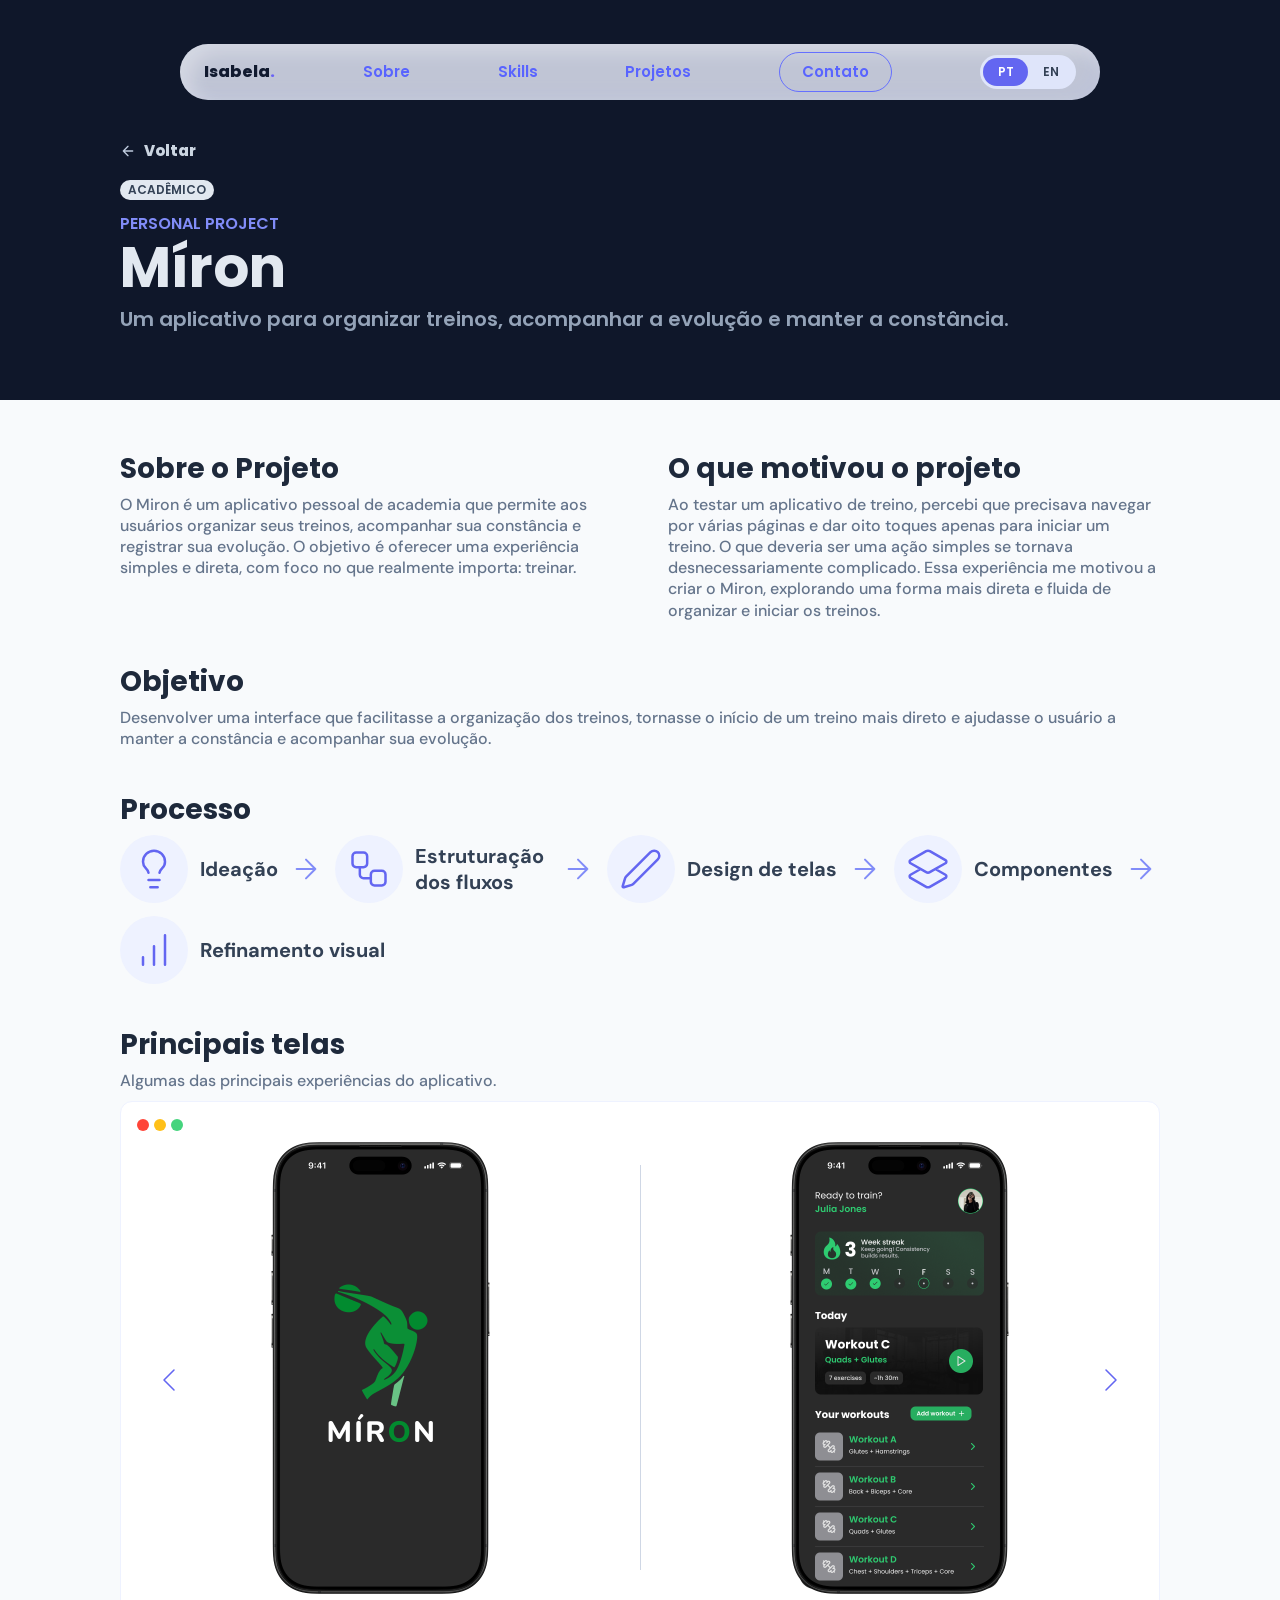
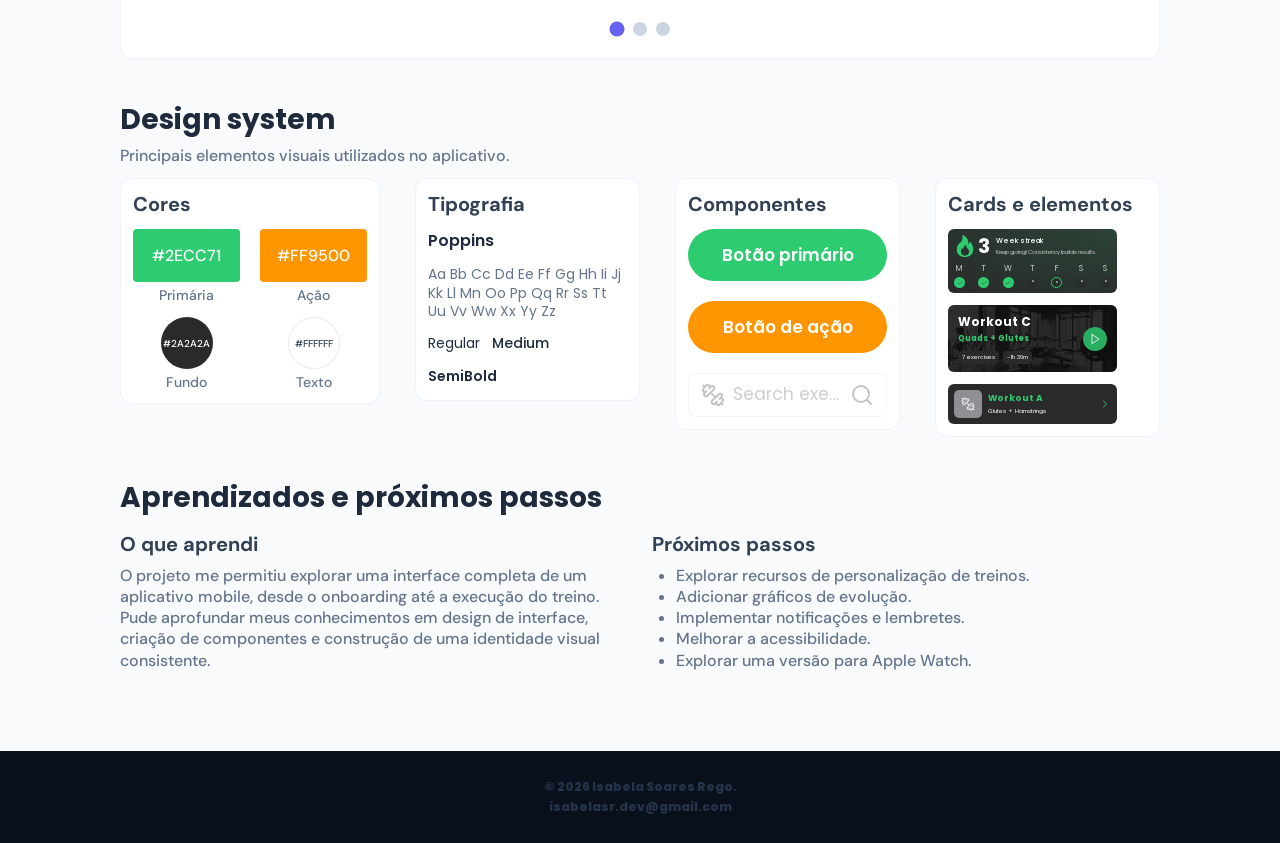
<file: miron.html>
<!DOCTYPE html>
<html lang="pt-BR">
<head>
<meta charset="UTF-8">
<meta name="viewport" content="width=device-width, initial-scale=1.0">
<meta name="description" content="Míron: projeto de um aplicativo para organizar treinos, acompanhar a evolução e manter a constância.">
<title>Míron | Isabela Soares</title>
<link rel="stylesheet" href="css/style.css">
<link rel="stylesheet" href="css/language.css" />
<link rel="stylesheet" href="css/eventos-academicos.css?v=1">
<link rel="stylesheet" href="css/miron.css">
<link rel="stylesheet" href="https://fonts.googleapis.com/css2?family=DM+Sans:wght@400;500;600;700&family=Poppins:wght@400;500;600;700;900&display=swap">
</head>
<body class="project-page eventos-page miron-page">
<a class="skip-link" href="#main">Pular para o conteúdo</a>
<header class="site-header">
  <nav class="nav-pill" aria-label="Navegação principal">
    <a class="brand" href="index.html#hero">Isabela<span>.</span></a>
    <button class="menu-toggle" type="button" aria-label="Abrir menu" aria-expanded="false"><span></span><span></span><span></span></button>
    <ul class="nav-links">
      <li><a href="index.html#sobre">Sobre</a></li>
      <li><a href="index.html#skills">Skills</a></li>
      <li><a href="index.html#projetos">Projetos</a></li>
      <li><a class="nav-contact" href="index.html#contato">Contato</a></li>
    </ul>
  </nav>
</header>
<main id="main">
<section class="project-hero section-dark" aria-labelledby="project-title"><div class="container">
<a class="back-link" href="index.html#projetos"><img src="assets/icons/arrow.svg" alt="" aria-hidden="true">Voltar</a>
<span class="project-pill">Acadêmico</span><p class="project-eyebrow">Personal project</p>
<h1 id="project-title">Míron</h1><p>Um aplicativo para organizar treinos, acompanhar a evolução e manter a constância.</p>
</div></section>
<div class="project-detail"><div class="container">
<section class="project-info-grid" aria-label="Sobre o projeto">
<article><h2>Sobre o Projeto</h2><p>O Miron é um aplicativo pessoal de academia que permite aos usuários organizar seus treinos, acompanhar sua constância e registrar sua evolução. O objetivo é oferecer uma experiência simples e direta, com foco no que realmente importa: treinar.</p></article>
<article><h2>O que motivou o projeto</h2><p>Ao testar um aplicativo de treino, percebi que precisava navegar por várias páginas e dar oito toques apenas para iniciar um treino. O que deveria ser uma ação simples se tornava desnecessariamente complicado. Essa experiência me motivou a criar o Miron, explorando uma forma mais direta e fluida de organizar e iniciar os treinos.</p></article>
</section>
<section class="eventos-objective"><h2>Objetivo</h2><p>Desenvolver uma interface que facilitasse a organização dos treinos, tornasse o início de um treino mais direto e ajudasse o usuário a manter a constância e acompanhar sua evolução.</p></section>
<section class="eventos-process"><h2>Processo</h2><ol><li><span class="eventos-process-icon"><img src="assets/icons/eventos-sintese.svg" alt="" aria-hidden="true"></span><h3>Ideação</h3><span class="eventos-process-arrow"><img src="assets/icons/eventos-seta.svg" alt="" aria-hidden="true"></span></li>
<li><span class="eventos-process-icon"><img src="assets/icons/miron-fluxos.svg" alt="" aria-hidden="true"></span><h3>Estruturação dos fluxos</h3><span class="eventos-process-arrow"><img src="assets/icons/eventos-seta.svg" alt="" aria-hidden="true"></span></li>
<li><span class="eventos-process-icon"><img src="assets/icons/miron-telas.svg" alt="" aria-hidden="true"></span><h3>Design de telas</h3><span class="eventos-process-arrow"><img src="assets/icons/eventos-seta.svg" alt="" aria-hidden="true"></span></li>
<li><span class="eventos-process-icon"><img src="assets/icons/miron-componentes.svg" alt="" aria-hidden="true"></span><h3>Componentes</h3><span class="eventos-process-arrow"><img src="assets/icons/eventos-seta.svg" alt="" aria-hidden="true"></span></li>
<li><span class="eventos-process-icon"><img src="assets/icons/eventos-analise.svg" alt="" aria-hidden="true"></span><h3>Refinamento visual</h3></li></ol></section>
<section class="prototype-section" aria-labelledby="prototype-title">
<h2 id="prototype-title">Principais telas</h2><p>Algumas das principais experiências do aplicativo.</p>
<div class="prototype-card">
<div class="window-dots" aria-hidden="true"><span></span><span></span><span></span></div>
<button class="prototype-arrow prototype-prev" type="button" aria-label="Tela anterior"><img src="assets/icons/oken-anterior.svg" alt="" aria-hidden="true"></button>
<div class="prototype-viewport" aria-live="polite"><div class="prototype-track"><div class="prototype-slide"><img class="prototype-phone" src="assets/projects/miron-abertura.png" alt="Tela de abertura do Míron"><span class="prototype-divider" aria-hidden="true"></span><img class="prototype-phone" src="assets/projects/miron-home.png" alt="Home do Míron com treinos e constância"></div>
<div class="prototype-slide"><img class="prototype-phone" src="assets/projects/miron-adicionar-treino.png" alt="Criação de treino no Míron"><span class="prototype-divider" aria-hidden="true"></span><img class="prototype-phone" src="assets/projects/miron-detalhes-treino.png" alt="Detalhes do treino no Míron"></div>
<div class="prototype-slide"><img class="prototype-phone" src="assets/projects/miron-execucao-treino.png" alt="Execução do treino com séries, repetições e carga"><span class="prototype-divider" aria-hidden="true"></span><img class="prototype-phone" src="assets/projects/miron-detalhes-exercicio.png" alt="Instruções e detalhes do exercício no Míron"></div>
</div></div>
<button class="prototype-arrow prototype-next" type="button" aria-label="Próxima tela"><img src="assets/icons/oken-proximo.svg" alt="" aria-hidden="true"></button>
<div class="prototype-dots" aria-label="Telas do Míron"><button type="button" aria-label="Visualização 1"></button></div>
</div></section>
<section class="miron-system" aria-labelledby="system-title"><h2 id="system-title">Design system</h2><p>Principais elementos visuais utilizados no aplicativo.</p>
<div class="miron-system-grid">
<article class="miron-system-panel"><h3>Cores</h3><div class="miron-swatches">
<figure><div class="miron-swatch swatch-primary">#2ECC71</div><figcaption>Primária</figcaption></figure>
<figure><div class="miron-swatch swatch-action">#FF9500</div><figcaption>Ação</figcaption></figure>
<figure><div class="miron-swatch swatch-dark">#2A2A2A</div><figcaption>Fundo</figcaption></figure>
<figure><div class="miron-swatch swatch-white">#FFFFFF</div><figcaption>Texto</figcaption></figure>
</div></article>
<article class="miron-system-panel"><h3>Tipografia</h3><div class="miron-type"><strong>Poppins</strong><p>Aa Bb Cc Dd Ee Ff Gg Hh Ii Jj Kk Ll Mn Oo Pp Qq Rr Ss Tt Uu Vv Ww Xx Yy Zz</p><div><span>Regular</span><span>Medium</span><span>SemiBold</span></div></div></article>
<article class="miron-system-panel"><h3>Componentes</h3>
<div class="miron-component-samples"><span class="miron-button-sample">Botão primário</span><span class="miron-button-sample sample-action">Botão de ação</span><div class="miron-search-sample"><img src="assets/icons/miron-halter.svg" alt="" aria-hidden="true"><span>Search exercises</span><img src="assets/icons/miron-busca.svg" alt="" aria-hidden="true"></div></div></article>
<article class="miron-system-panel"><h3>Cards e elementos</h3>
<div class="miron-miniatures">
<div class="miron-streak"><div class="miron-streak-heading"><img src="assets/icons/miron-fogo.svg" alt="" aria-hidden="true"><strong>3</strong><div><b>Week streak</b><span>Keep going! Consistency builds results.</span></div></div><div class="miron-week"><div>M<span class="complete"><img src="assets/icons/miron-check.svg" alt="" aria-hidden="true"></span></div><div>T<span class="complete"><img src="assets/icons/miron-check.svg" alt="" aria-hidden="true"></span></div><div>W<span class="complete"><img src="assets/icons/miron-check.svg" alt="" aria-hidden="true"></span></div><div>T<span class="">•</span></div><div>F<span class="today">•</span></div><div>S<span class="">•</span></div><div>S<span class="">•</span></div></div></div>
<div class="miron-workout"><img class="miron-workout-bg" src="assets/projects/miron-fundo-treino.png" alt="" aria-hidden="true"><div><strong>Workout C</strong><b>Quads + Glutes</b><div><span>7 exercises</span><span>~1h 30m</span></div></div><span class="miron-play"><img src="assets/icons/miron-play.svg" alt="" aria-hidden="true"></span></div>
<div class="miron-workout-row"><span><img src="assets/icons/miron-treino.svg" alt="" aria-hidden="true"></span><div><b>Workout A</b><span>Glutes + Hamstrings</span></div><img src="assets/icons/miron-opcoes.svg" alt="" aria-hidden="true"></div>
</div></article>
</div></section>
<section class="miron-learning"><h2>Aprendizados e próximos passos</h2><div class="project-info-grid">
<article><h3>O que aprendi</h3><p>O projeto me permitiu explorar uma interface completa de um aplicativo mobile, desde o onboarding até a execução do treino. Pude aprofundar meus conhecimentos em design de interface, criação de componentes e construção de uma identidade visual consistente.</p></article>
<article><h3>Próximos passos</h3><ul><li>Explorar recursos de personalização de treinos.</li><li>Adicionar gráficos de evolução.</li><li>Implementar notificações e lembretes.</li><li>Melhorar a acessibilidade.</li><li>Explorar uma versão para Apple Watch.</li></ul></article>
</div></section>
</div></div></main>
<footer class="site-footer"><p>&copy; 2026 Isabela Soares Rego.</p><a href="mailto:isabelasr.dev@gmail.com">isabelasr.dev@gmail.com</a></footer>
<script src="js/i18n.js"></script>
<script src="js/script.js?v=2"></script>
</body></html>
</file>
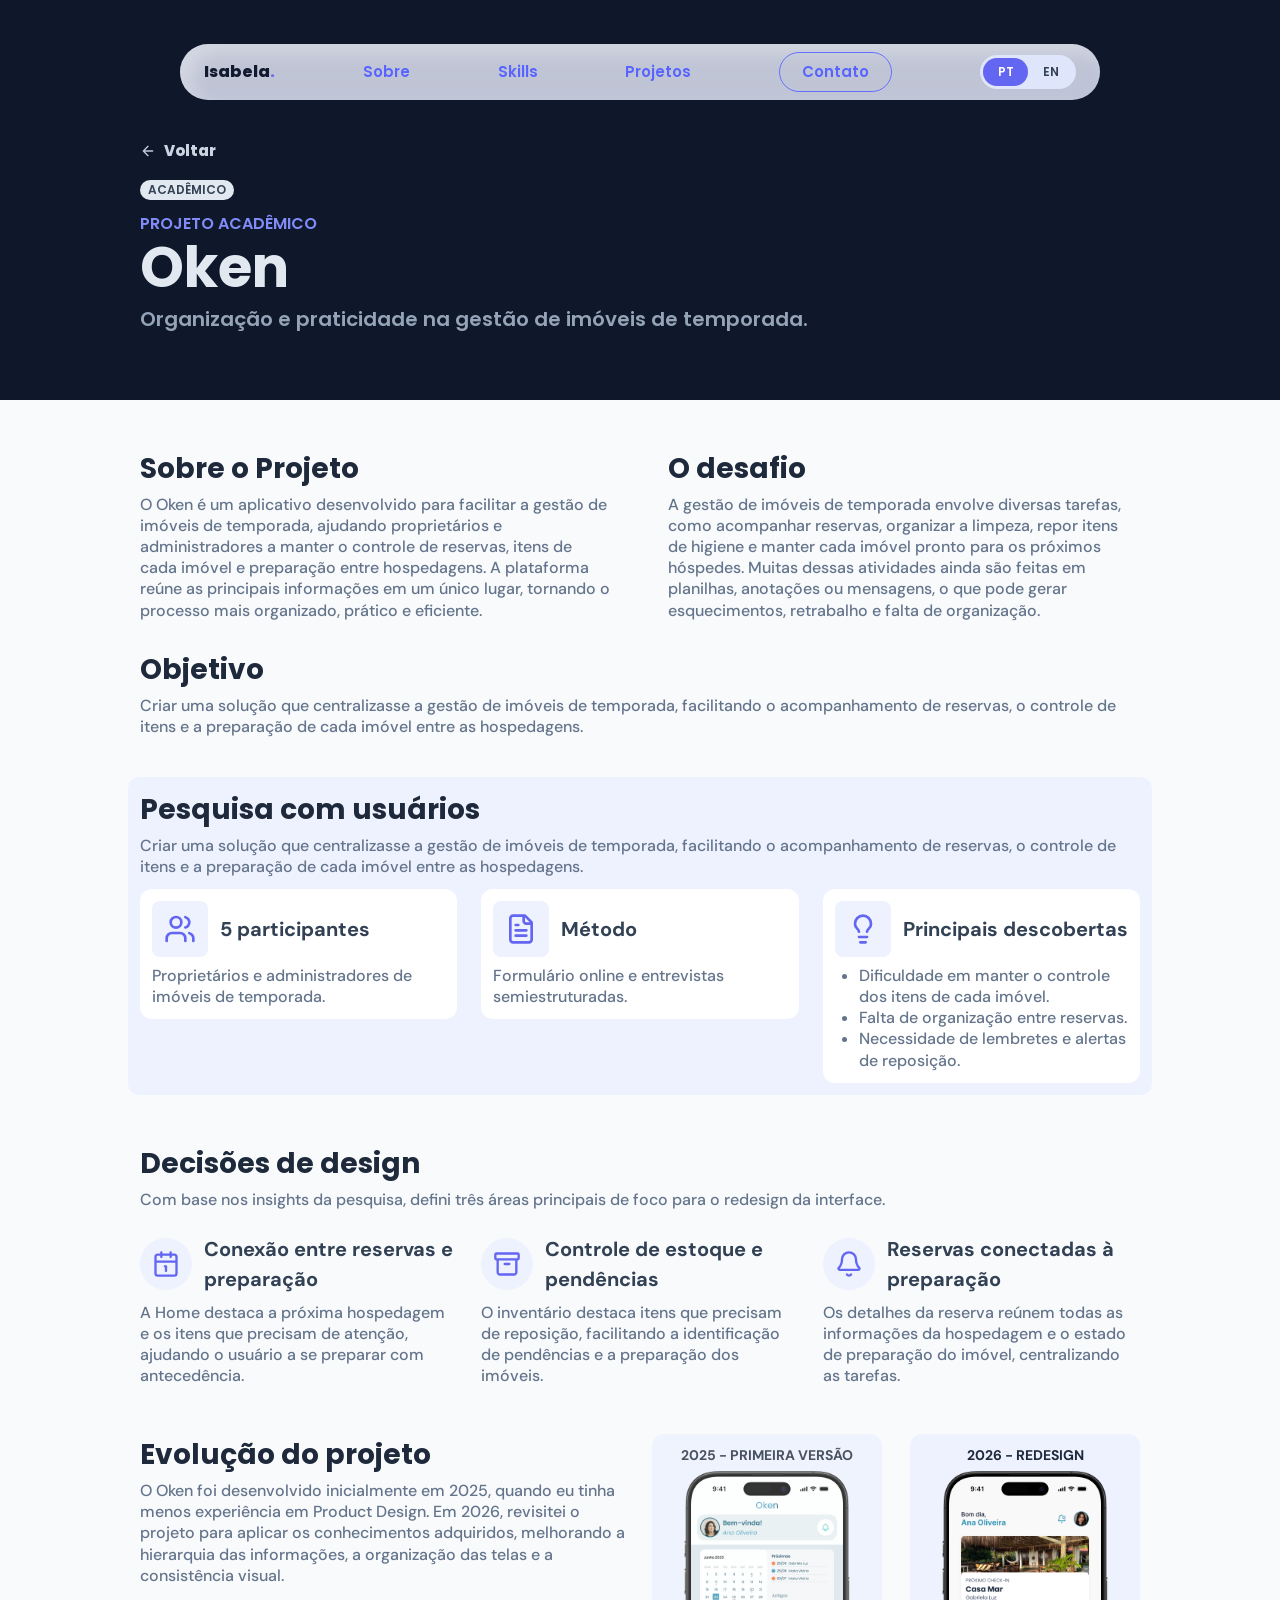
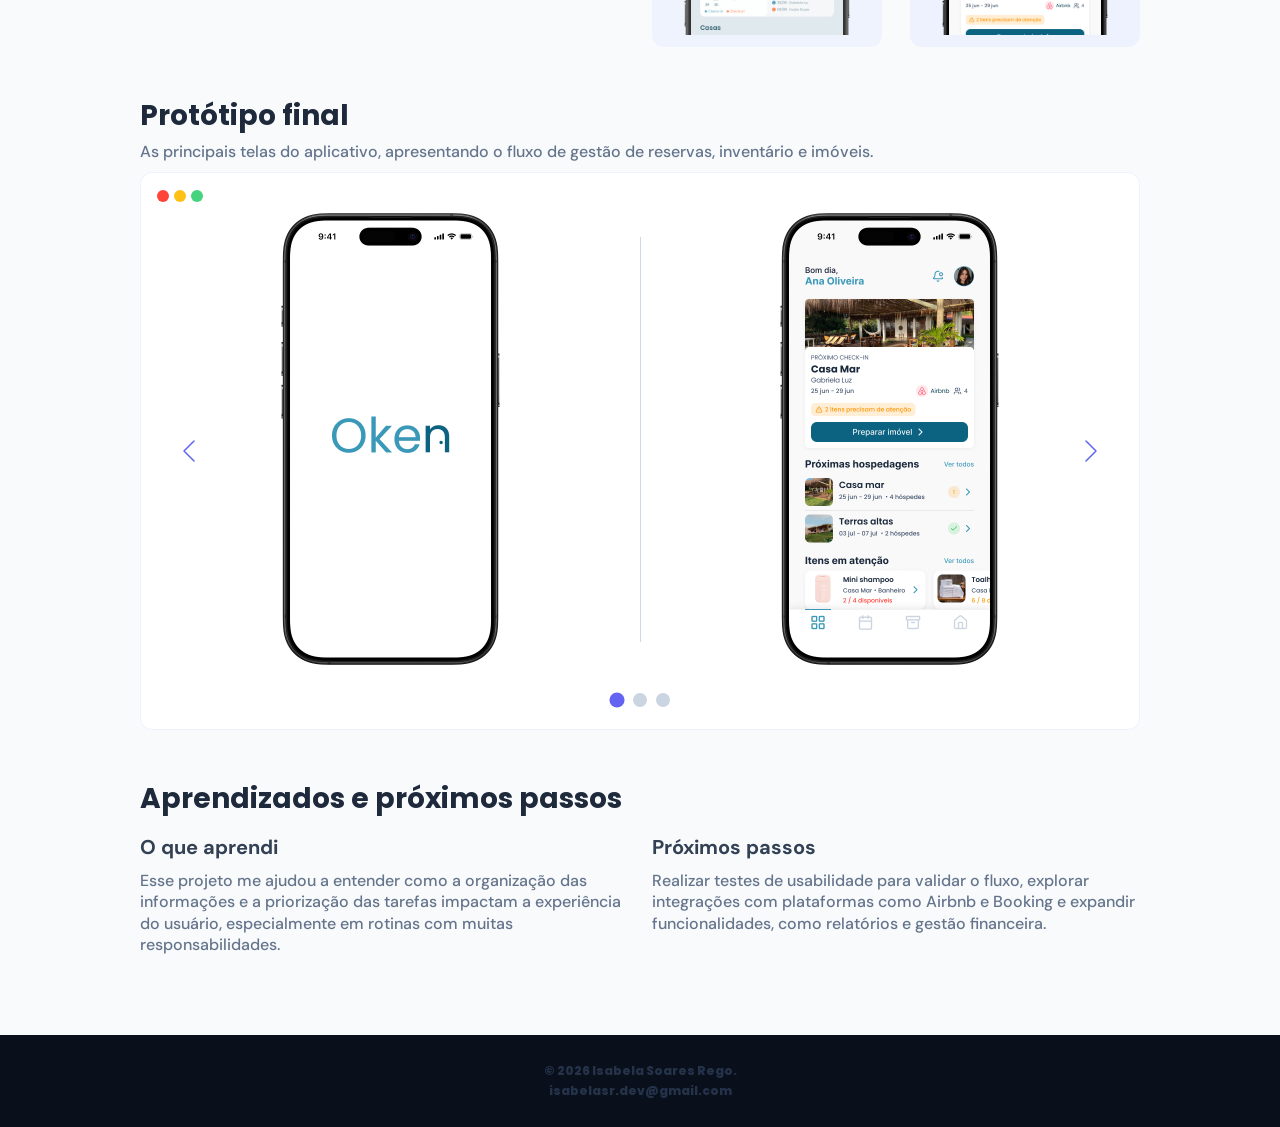
<file: oken.html>
<!DOCTYPE html>
<html lang="pt-BR">
<head>
<meta charset="UTF-8">
<meta name="viewport" content="width=device-width, initial-scale=1.0">
<meta name="description" content="Oken: estudo de caso de um aplicativo para gestão de imóveis de temporada.">
<title>Oken | Isabela Soares</title>
<link rel="stylesheet" href="css/style.css">
<link rel="stylesheet" href="css/language.css" />
<link rel="stylesheet" href="css/oken.css?v=2">
<link rel="stylesheet" href="https://fonts.googleapis.com/css2?family=DM+Sans:wght@500;700&family=Poppins:wght@500;600;700;900&display=swap">
</head>
<body class="project-page oken-page">
<a class="skip-link" href="#main">Pular para o conteúdo</a>
<header class="site-header"><nav class="nav-pill" aria-label="Navegação principal"><a class="brand" href="index.html#hero">Isabela<span>.</span></a><button class="menu-toggle" type="button" aria-label="Abrir menu" aria-expanded="false"><span></span><span></span><span></span></button><ul class="nav-links"><li><a href="index.html#sobre">Sobre</a></li><li><a href="index.html#skills">Skills</a></li><li><a href="index.html#projetos">Projetos</a></li><li><a class="nav-contact" href="index.html#contato">Contato</a></li></ul></nav></header>
<main id="main">
<section class="project-hero section-dark" aria-labelledby="project-title"><div class="container">
<a class="back-link" href="index.html#projetos"><img src="assets/icons/arrow.svg" alt="" aria-hidden="true">Voltar</a>
<span class="project-pill">Acadêmico</span>
<p class="project-eyebrow">Projeto acadêmico</p>
<h1 id="project-title">Oken</h1>
<p>Organização e praticidade na gestão de imóveis de temporada.</p>
</div></section>
<section class="project-detail section-light" aria-label="Estudo de caso Oken"><div class="container">
<div class="project-info-grid">
<article><h2>Sobre o Projeto</h2><p>O Oken é um aplicativo desenvolvido para facilitar a gestão de imóveis de temporada, ajudando proprietários e administradores a manter o controle de reservas, itens de cada imóvel e preparação entre hospedagens. A plataforma reúne as principais informações em um único lugar, tornando o processo mais organizado, prático e eficiente.</p></article>
<article><h2>O desafio</h2><p>A gestão de imóveis de temporada envolve diversas tarefas, como acompanhar reservas, organizar a limpeza, repor itens de higiene e manter cada imóvel pronto para os próximos hóspedes. Muitas dessas atividades ainda são feitas em planilhas, anotações ou mensagens, o que pode gerar esquecimentos, retrabalho e falta de organização.</p></article>
</div>
<article class="project-objective"><h2>Objetivo</h2><p>Criar uma solução que centralizasse a gestão de imóveis de temporada, facilitando o acompanhamento de reservas, o controle de itens e a preparação de cada imóvel entre as hospedagens.</p></article>
<section class="oken-research" aria-labelledby="research-title"><h2 id="research-title">Pesquisa com usuários</h2><p>Criar uma solução que centralizasse a gestão de imóveis de temporada, facilitando o acompanhamento de reservas, o controle de itens e a preparação de cada imóvel entre as hospedagens.</p>
<div class="oken-three-columns">
<article class="oken-research-card"><h3><span class="oken-icon"><img src="assets/icons/oken-participantes.svg" alt="" aria-hidden="true"></span>5 participantes</h3><p>Proprietários e administradores de imóveis de temporada.</p></article>
<article class="oken-research-card"><h3><span class="oken-icon"><img src="assets/icons/oken-metodo.svg" alt="" aria-hidden="true"></span>Método</h3><p>Formulário online e entrevistas semiestruturadas.</p></article>
<article class="oken-research-card"><h3><span class="oken-icon"><img src="assets/icons/oken-descobertas.svg" alt="" aria-hidden="true"></span>Principais descobertas</h3><ul><li>Dificuldade em manter o controle dos itens de cada imóvel.</li><li>Falta de organização entre reservas.</li><li>Necessidade de lembretes e alertas de reposição.</li></ul></article>
</div></section>
<section class="oken-decisions"><h2>Decisões de design</h2><p>Com base nos insights da pesquisa, defini três áreas principais de foco para o redesign da interface.</p>
<div class="oken-three-columns">
<article><h3><span class="oken-icon"><img src="assets/icons/oken-reservas.svg" alt="" aria-hidden="true"></span>Conexão entre reservas e preparação</h3><p>A Home destaca a próxima hospedagem e os itens que precisam de atenção, ajudando o usuário a se preparar com antecedência.</p></article>
<article><h3><span class="oken-icon"><img src="assets/icons/oken-inventario.svg" alt="" aria-hidden="true"></span>Controle de estoque e pendências</h3><p>O inventário destaca itens que precisam de reposição, facilitando a identificação de pendências e a preparação dos imóveis.</p></article>
<article><h3><span class="oken-icon"><img src="assets/icons/oken-preparacao.svg" alt="" aria-hidden="true"></span>Reservas conectadas à preparação</h3><p>Os detalhes da reserva reúnem todas as informações da hospedagem e o estado de preparação do imóvel, centralizando as tarefas.</p></article>
</div></section>
<section class="oken-evolution">
<article><h2>Evolução do projeto</h2><p>O Oken foi desenvolvido inicialmente em 2025, quando eu tinha menos experiência em Product Design. Em 2026, revisitei o projeto para aplicar os conhecimentos adquiridos, melhorando a hierarquia das informações, a organização das telas e a consistência visual.</p></article>
<div class="oken-versions">
<figure><figcaption>2025 - Primeira versão</figcaption><div><img src="assets/projects/oken-primeira-versao.png" alt="Primeira versão do Oken em 2025"></div></figure>
<figure><figcaption>2026 - Redesign</figcaption><div><img src="assets/projects/oken-home.png" alt="Redesign da tela inicial do Oken em 2026"></div></figure>
</div></section>
<section class="prototype-section"><h2>Protótipo final</h2><p>As principais telas do aplicativo, apresentando o fluxo de gestão de reservas, inventário e imóveis.</p>
<div class="prototype-card"><div class="window-dots" aria-hidden="true"><span></span><span></span><span></span></div>
<button class="prototype-arrow prototype-prev" type="button" aria-label="Tela anterior"><img src="assets/icons/oken-anterior.svg" alt=""></button>
<div class="prototype-viewport" aria-live="polite"><div class="prototype-track"><div class="prototype-slide">
<img class="prototype-phone" src="assets/projects/oken-tela-inicial.png" alt="Tela de abertura do aplicativo Oken">
<span class="prototype-divider" aria-hidden="true"></span>
<img class="prototype-phone" src="assets/projects/oken-home.png" alt="Home do Oken com reservas e preparação dos imóveis">
</div>
<div class="prototype-slide">
<img class="prototype-phone" src="assets/projects/oken-reservas.png" alt="Tela de reservas do Oken com calendário e próximas hospedagens">
<span class="prototype-divider" aria-hidden="true"></span>
<img class="prototype-phone" src="assets/projects/oken-detalhes-reserva.png" alt="Detalhes da reserva e preparação do imóvel no Oken">
</div>
<div class="prototype-slide">
<img class="prototype-phone" src="assets/projects/oken-inventario.png" alt="Inventário do Oken com itens que precisam de reposição">
<span class="prototype-divider" aria-hidden="true"></span>
<img class="prototype-phone" src="assets/projects/oken-imoveis.png" alt="Lista de imóveis e reservas no Oken">
</div>
</div></div>
<button class="prototype-arrow prototype-next" type="button" aria-label="Próxima tela"><img src="assets/icons/oken-proximo.svg" alt=""></button>
<div class="prototype-dots" aria-label="Telas do protótipo"><button type="button" class="is-active" aria-label="Visualização 1"></button></div>
</div></section>
<section class="oken-learning"><h2>Aprendizados e próximos passos</h2><div class="project-info-grid">
<article><h3>O que aprendi</h3><p>Esse projeto me ajudou a entender como a organização das informações e a priorização das tarefas impactam a experiência do usuário, especialmente em rotinas com muitas responsabilidades.</p></article>
<article><h3>Próximos passos</h3><p>Realizar testes de usabilidade para validar o fluxo, explorar integrações com plataformas como Airbnb e Booking e expandir funcionalidades, como relatórios e gestão financeira.</p></article>
</div></section>
</div></section>
</main>
<footer class="site-footer"><p>&copy; 2026 Isabela Soares Rego.</p><a href="mailto:isabelasr.dev@gmail.com">isabelasr.dev@gmail.com</a></footer>
<script src="js/i18n.js"></script>
<script src="js/script.js?v=2"></script>
</body></html>
</file>
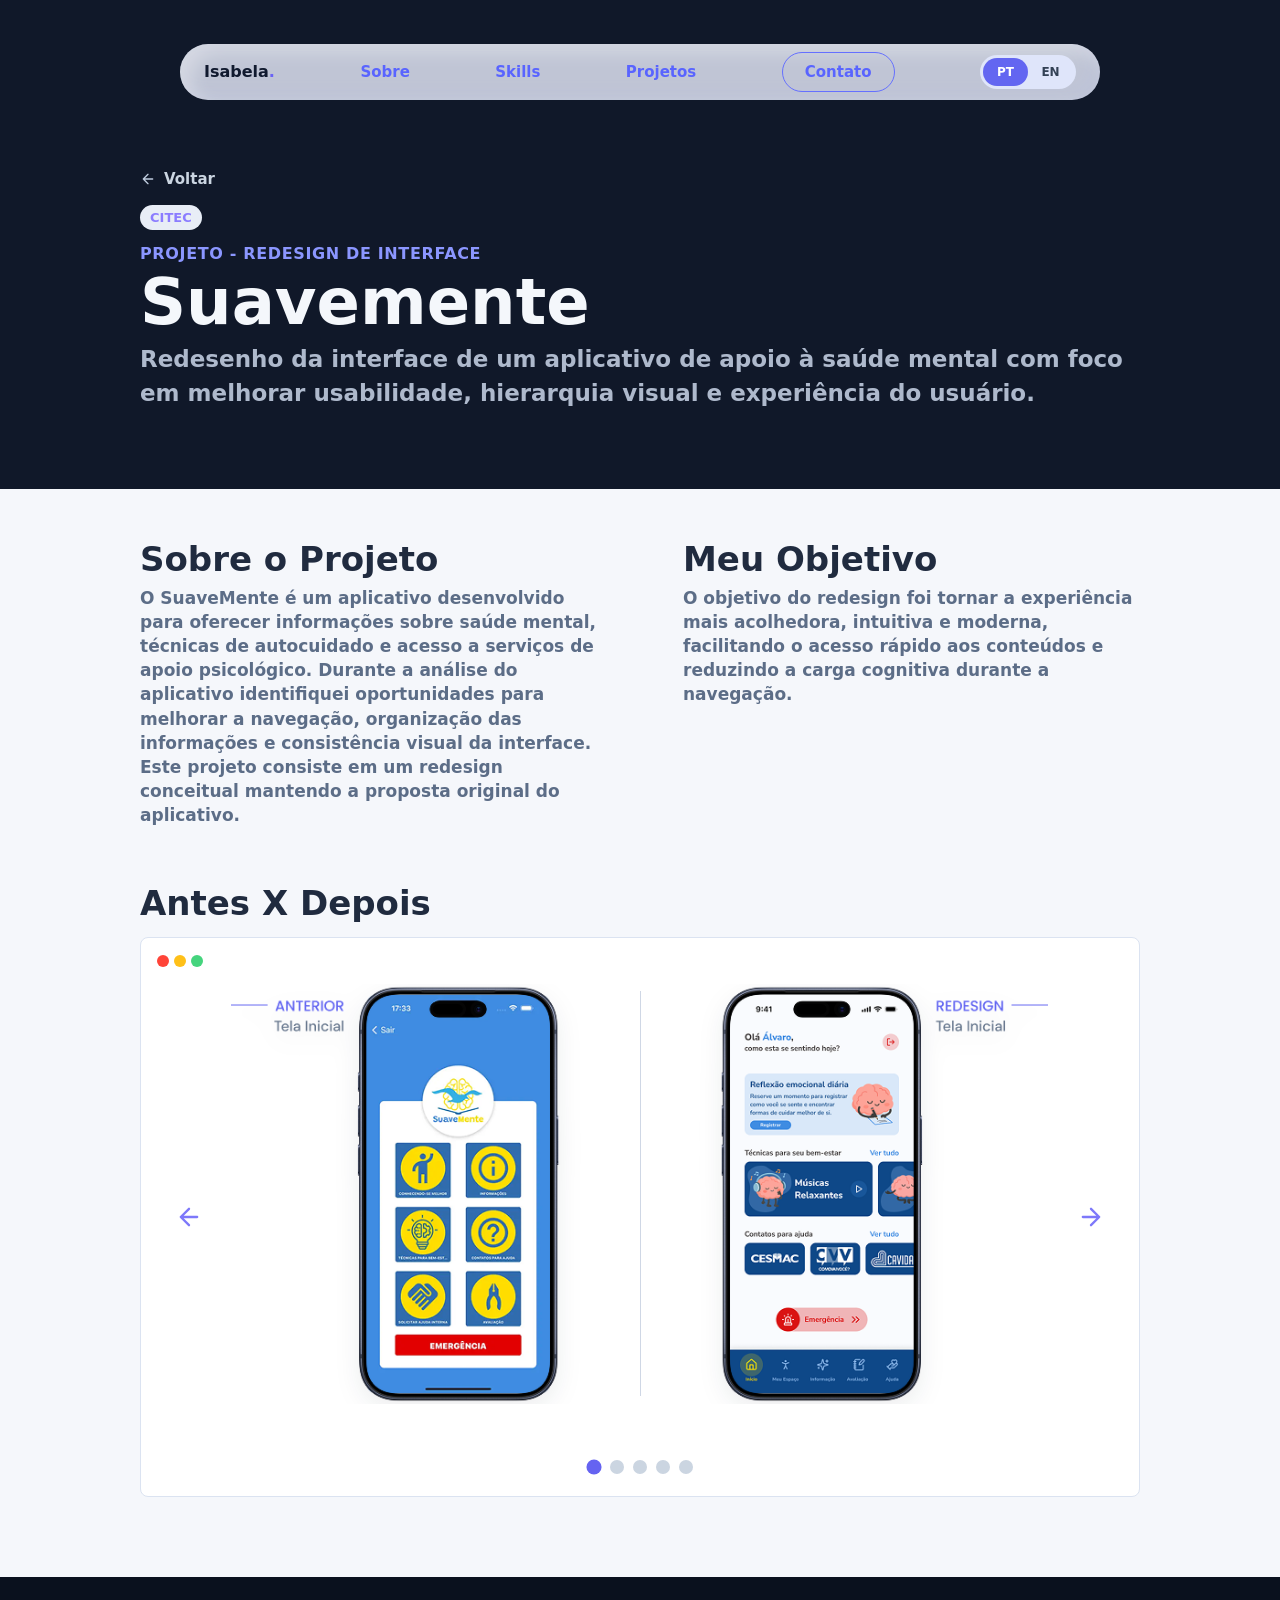
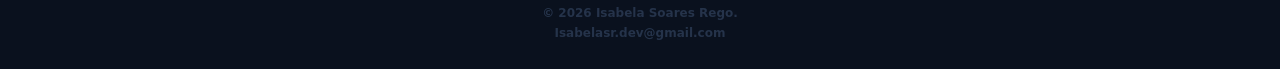
<file: suavemente.html>
<!DOCTYPE html>
<html lang="pt-BR">
  <head>
    <meta charset="UTF-8" />
    <meta name="viewport" content="width=device-width, initial-scale=1.0" />
    <meta
      name="description"
      content="Detalhes do projeto Suavemente, redesign de interface de um aplicativo de apoio à saúde mental."
    />
    <title>Suavemente | Isabela Soares</title>
    <link rel="stylesheet" href="css/style.css" />
    <link rel="stylesheet" href="css/language.css" />
  </head>
  <body class="project-page">
    <a class="skip-link" href="#main">Pular para o conteúdo</a>

    <header class="site-header" aria-label="Cabeçalho">
      <nav class="nav-pill" aria-label="Navegação principal">
        <a class="brand" href="index.html#hero" aria-label="Página inicial">Isabela<span>.</span></a>
        <button class="menu-toggle" type="button" aria-label="Abrir menu" aria-expanded="false">
          <span></span>
          <span></span>
          <span></span>
        </button>
        <ul class="nav-links">
          <li><a href="index.html#sobre">Sobre</a></li>
          <li><a href="index.html#skills">Skills</a></li>
          <li><a href="index.html#projetos">Projetos</a></li>
          <li><a class="nav-contact" href="index.html#contato">Contato</a></li>
        </ul>
      </nav>
    </header>

    <main id="main">
      <section class="project-hero section-dark section-reveal" aria-labelledby="project-title">
        <div class="container">
          <a class="back-link" href="index.html#projetos">
            <img src="assets/icons/arrow.svg" alt="" aria-hidden="true" />
            Voltar
          </a>
          <span class="project-pill citec-pill">CITEC</span>
          <p class="project-eyebrow">Projeto - Redesign de Interface</p>
          <h1 id="project-title">Suavemente</h1>
          <p>
            Redesenho da interface de um aplicativo de apoio à saúde mental com foco em melhorar usabilidade,
            hierarquia visual e experiência do usuário.
          </p>
        </div>
      </section>

      <section class="project-detail section-light section-reveal" aria-label="Detalhes do projeto Suavemente">
        <div class="container">
          <div class="project-info-grid">
            <article>
              <h2>Sobre o Projeto</h2>
              <p>
                O SuaveMente é um aplicativo desenvolvido para oferecer informações sobre saúde mental, técnicas
                de autocuidado e acesso a serviços de apoio psicológico. Durante a análise do aplicativo
                identifiquei oportunidades para melhorar a navegação, organização das informações e consistência
                visual da interface. Este projeto consiste em um redesign conceitual mantendo a proposta original
                do aplicativo.
              </p>
            </article>

            <article>
              <h2>Meu Objetivo</h2>
              <p>
                O objetivo do redesign foi tornar a experiência mais acolhedora, intuitiva e moderna, facilitando
                o acesso rápido aos conteúdos e reduzindo a carga cognitiva durante a navegação.
              </p>
            </article>
          </div>

          <section class="prototype-section before-after-section" aria-labelledby="before-after-title">
            <h2 id="before-after-title">Antes X Depois</h2>
            <div class="prototype-card suavemente-card">
              <div class="window-dots" aria-hidden="true"><span></span><span></span><span></span></div>
              <button class="prototype-arrow prototype-prev" type="button" aria-label="Visualização anterior">
                <img src="assets/icons/arrow.svg" alt="" aria-hidden="true" />
              </button>
              <div class="prototype-viewport" aria-live="polite">
                <div class="prototype-track">
                  <div class="prototype-slide suavemente-slide">
                    <img
                      class="prototype-phone suavemente-phone"
                      src="assets/projects/suavemente-antigo-tela-inicial.png"
                      alt="Tela inicial antiga do aplicativo Suavemente"
                    />
                    <span class="prototype-divider" aria-hidden="true"></span>
                    <img
                      class="prototype-phone suavemente-phone"
                      src="assets/projects/suavemente-redesign-tela-inicial.png"
                      alt="Tela inicial redesenhada do aplicativo Suavemente"
                    />
                  </div>
                  <div class="prototype-slide suavemente-slide">
                    <img
                      class="prototype-phone suavemente-phone"
                      src="assets/projects/suavemente-antigo-meu-espaco.png"
                      alt="Tela Meu espaço antiga do aplicativo Suavemente"
                    />
                    <span class="prototype-divider" aria-hidden="true"></span>
                    <img
                      class="prototype-phone suavemente-phone"
                      src="assets/projects/suavemente-redesign-meu-espaco.png"
                      alt="Tela Meu espaço redesenhada do aplicativo Suavemente"
                    />
                  </div>
                  <div class="prototype-slide suavemente-slide">
                    <img
                      class="prototype-phone suavemente-phone"
                      src="assets/projects/suavemente-antigo-reflexao-diaria.png"
                      alt="Tela Reflexão Diária antiga do aplicativo Suavemente"
                    />
                    <span class="prototype-divider" aria-hidden="true"></span>
                    <img
                      class="prototype-phone suavemente-phone"
                      src="assets/projects/suavemente-redesign-reflexao-diaria.png"
                      alt="Tela Reflexão Diária redesenhada do aplicativo Suavemente"
                    />
                  </div>
                  <div class="prototype-slide suavemente-slide">
                    <img
                      class="prototype-phone suavemente-phone"
                      src="assets/projects/suavemente-antigo-encontrar-ajuda.png"
                      alt="Tela Encontrar ajuda antiga do aplicativo Suavemente"
                    />
                    <span class="prototype-divider" aria-hidden="true"></span>
                    <img
                      class="prototype-phone suavemente-phone"
                      src="assets/projects/suavemente-redesign-encontrar-ajuda.png"
                      alt="Tela Encontrar ajuda redesenhada do aplicativo Suavemente"
                    />
                  </div>
                  <div class="prototype-slide suavemente-slide">
                    <img
                      class="prototype-phone suavemente-phone"
                      src="assets/projects/suavemente-antigo-bate-papo.png"
                      alt="Tela Bate-papo antiga do aplicativo Suavemente"
                    />
                    <span class="prototype-divider" aria-hidden="true"></span>
                    <img
                      class="prototype-phone suavemente-phone"
                      src="assets/projects/suavemente-redesign-bate-papo.png"
                      alt="Tela Bate-papo redesenhada do aplicativo Suavemente"
                    />
                  </div>
                </div>
              </div>
              <button class="prototype-arrow prototype-next" type="button" aria-label="Próxima visualização">
                <img src="assets/icons/arrow.svg" alt="" aria-hidden="true" />
              </button>
              <div class="prototype-dots" aria-label="Indicadores da visualização">
                <button class="is-active" type="button" aria-label="Visualização 1"></button>
                <button type="button" aria-label="Visualização 2"></button>
                <button type="button" aria-label="Visualização 3"></button>
                <button type="button" aria-label="Visualização 4"></button>
                <button type="button" aria-label="Visualização 5"></button>
              </div>
            </div>
          </section>
        </div>
      </section>
    </main>

    <footer class="site-footer">
      <p>&copy; 2026 Isabela Soares Rego.</p>
      <a href="mailto:Isabelasr.dev@gmail.com">Isabelasr.dev@gmail.com</a>
    </footer>

    <script src="js/i18n.js"></script>
    <script src="js/script.js?v=2"></script>
  </body>
</html>
</file>
<file: css/style.css>
:root {
  --bg: #f5f7fb;
  --panel: #ffffff;
  --ink: #202b3f;
  --muted: #5f6f89;
  --soft: #eef2ff;
  --line: #dbe3f1;
  --primary: #6a63f6;
  --primary-2: #8394ff;
  --primary-soft: #e9ecff;
  --dark: #101829;
  --dark-2: #1f2a3d;
  --dark-line: #63708a;
  --shadow: 0 8px 18px rgba(91, 101, 246, 0.13);
  --radius: 8px;
  --container: 1040px;
}

* {
  box-sizing: border-box;
}

html {
  scroll-behavior: smooth;
  scroll-padding-top: 120px;
}

body {
  margin: 0;
  background: var(--bg);
  color: var(--ink);
  font-family: Poppins, Inter, ui-sans-serif, system-ui, -apple-system, BlinkMacSystemFont, "Segoe UI", sans-serif;
  font-size: 16px;
  line-height: 1.5;
}

body.menu-open {
  overflow: hidden;
}

img {
  display: block;
  max-width: 100%;
}

a {
  color: inherit;
  text-decoration: none;
}

button,
input,
textarea {
  font: inherit;
}

button {
  cursor: pointer;
}

:focus-visible {
  outline: 3px solid rgba(106, 99, 246, 0.45);
  outline-offset: 4px;
}

.skip-link {
  background: var(--primary);
  border-radius: 999px;
  color: #fff;
  left: 20px;
  padding: 10px 16px;
  position: fixed;
  top: 16px;
  transform: translateY(-150%);
  transition: transform 0.2s ease;
  z-index: 20;
}

.skip-link:focus {
  transform: translateY(0);
}

.container {
  margin: 0 auto;
  max-width: var(--container);
  padding: 0 20px;
  width: 100%;
}

.site-header {
  left: 0;
  padding-top: 44px;
  pointer-events: none;
  position: fixed;
  right: 0;
  top: 0;
  z-index: 10;
}

.nav-pill {
  align-items: center;
  backdrop-filter: blur(4px) saturate(132%);
  background: rgba(238, 242, 255, 0.8);
  border: 0;
  border-radius: 999px;
  box-shadow:
    inset 10px 8px 18px rgba(255, 255, 255, 0.34),
    inset -8px -6px 18px rgba(164, 176, 255, 0.08);
  display: flex;
  height: 56px;
  justify-content: space-between;
  margin: 0 auto;
  max-width: 839px;
  padding: 0 65px 0 64px;
  -webkit-backdrop-filter: blur(4px) saturate(132%);
  pointer-events: auto;
  width: min(78vw, 839px);
}

section {
  scroll-margin-top: 120px;
}

.brand {
  color: #111a2f;
  font-size: 16px;
  font-weight: 800;
}

.brand span {
  color: var(--primary);
}

.nav-links {
  align-items: center;
  display: flex;
  gap: 80px;
  list-style: none;
  margin: 0;
  padding: 0;
}

.nav-links a {
  color: #5964ff;
  font-size: 15px;
  font-weight: 600;
  transition: background 0.22s ease, color 0.22s ease, transform 0.22s ease;
}

.nav-links a:hover {
  color: var(--primary);
}

.nav-contact {
  border: 1.3px solid #6570ff;
  border-radius: 999px;
  display: inline-flex;
  justify-content: center;
  min-width: 106px;
  padding: 8px 22px;
}

.nav-links .nav-contact:hover {
  background: #6563f1;
  color: #f1f5f9;
  transform: scale(1.04);
}

.menu-toggle {
  background: transparent;
  border: 0;
  display: none;
  height: 34px;
  padding: 4px;
  width: 38px;
}

.menu-toggle span {
  background: var(--primary);
  border-radius: 99px;
  display: block;
  height: 2px;
  margin: 6px 0;
  transition: transform 0.2s ease, opacity 0.2s ease;
}

.hero {
  background: #fbfcff;
  min-height: 840px;
  overflow: hidden;
  position: relative;
}

.hero::after {
  background: linear-gradient(180deg, rgba(255, 255, 255, 0), var(--bg));
  bottom: 0;
  content: "";
  height: 130px;
  left: 0;
  position: absolute;
  right: 0;
}

.hero-glow {
  animation: glowFloat 8s ease-in-out infinite alternate;
  background:
    radial-gradient(circle at 35% 44%, rgba(156, 118, 255, 0.32), transparent 33%),
    radial-gradient(circle at 70% 32%, rgba(213, 187, 255, 0.62), transparent 45%),
    radial-gradient(circle at 65% 64%, rgba(130, 148, 255, 0.18), transparent 40%);
  filter: blur(14px);
  inset: 0 0 110px 0;
  position: absolute;
}

.hero-content {
  padding-top: 258px;
  position: relative;
  z-index: 1;
}

.eyebrow,
.section-kicker {
  align-items: center;
  color: #7685ff;
  display: flex;
  font-size: 16px;
  font-weight: 800;
  line-height: 1;
  margin: 0 0 12px;
  text-transform: uppercase;
}

.section-kicker::after {
  background: currentColor;
  content: "";
  height: 1px;
  margin-left: 13px;
  width: 40px;
}

.hero h1 {
  color: #2e3b52;
  font-size: clamp(42px, 5.15vw, 64px);
  font-weight: 900;
  letter-spacing: 0;
  line-height: 0.91;
  margin: 0 0 18px;
  max-width: 780px;
}

.hero h1 span {
  color: #7d8cff;
}

.hero-subtitle {
  color: #435169;
  font-size: 20px;
  font-weight: 700;
  margin: 0 0 22px;
}

.primary-button {
  align-items: center;
  background: linear-gradient(135deg, #6d6af6, #655cf4);
  border: 1.3px solid transparent;
  border-radius: 999px;
  box-shadow: 0 10px 24px rgba(101, 92, 244, 0.24);
  color: #fff;
  display: inline-flex;
  font-weight: 700;
  gap: 9px;
  justify-content: center;
  min-height: 44px;
  padding: 12px 22px;
  transition: background 0.22s ease, box-shadow 0.22s ease, color 0.22s ease, transform 0.22s ease;
}

.primary-button svg {
  fill: none;
  height: 18px;
  stroke: currentColor;
  stroke-linecap: round;
  stroke-linejoin: round;
  stroke-width: 2.3;
  width: 18px;
}

.arrow-icon {
  background: currentColor;
  display: inline-block;
  flex: 0 0 auto;
  height: 18px;
  mask: url("../assets/icons/arrow.svg") center / contain no-repeat;
  -webkit-mask: url("../assets/icons/arrow.svg") center / contain no-repeat;
  width: 18px;
}

.primary-button:hover {
  background: #eef2ff;
  border-color: #818cf8;
  box-shadow: 0 14px 30px rgba(101, 92, 244, 0.18);
  color: #6563f1;
  transform: scale(1.04);
}

.secondary-button {
  align-items: center;
  background: transparent;
  border: 1.3px solid #818cf8;
  border-radius: 999px;
  color: #818cf8;
  display: inline-flex;
  font-weight: 700;
  justify-content: center;
  min-height: 44px;
  padding: 12px 22px;
  transition: background 0.22s ease, border-color 0.22s ease, color 0.22s ease, transform 0.22s ease;
}

.secondary-button:hover {
  background: #6563f1;
  border-color: #818cf8;
  color: #f1f5f9;
  transform: scale(1.04);
}

.section-light {
  background: var(--bg);
}

.section-dark {
  background: var(--dark);
  color: #f6f8ff;
}

.about {
  padding: 100px 0 94px;
}

.about h2,
.skills h2,
.projects h2,
.contact h2 {
  font-size: clamp(28px, 3vw, 34px);
  font-weight: 900;
  letter-spacing: 0;
  line-height: 1.08;
  margin: 0;
}

.about-grid {
  align-items: center;
  display: grid;
  gap: 24px;
  grid-template-columns: 248px 1fr;
  margin-top: 34px;
}

.profile-photo {
  border-radius: var(--radius);
  box-shadow: var(--shadow);
  height: 248px;
  object-fit: cover;
  width: 248px;
}

.about-text h3 {
  font-size: 22px;
  line-height: 1.15;
  margin: 0 0 16px;
}

.about-text h3 span {
  color: var(--primary);
}

.about-text p {
  color: var(--muted);
  font-size: 16px;
  font-weight: 600;
  margin: 0 0 22px;
}

.about-text p:last-child {
  margin-bottom: 0;
}

.about-text strong {
  color: var(--ink);
}

.experience-grid {
  display: grid;
  gap: 40px;
  grid-template-columns: repeat(2, minmax(0, 1fr));
  margin-top: 48px;
}

.window-card,
.project-card {
  background: var(--panel);
  border: 1px solid var(--line);
  border-radius: var(--radius);
  box-shadow: 0 1px 0 rgba(106, 99, 246, 0.04);
  position: relative;
}

.window-card {
  min-height: 230px;
  padding: 48px 32px 30px;
  transition: box-shadow 0.22s ease, transform 0.22s ease;
}

.window-card:hover {
  box-shadow: 0 15px 28px rgba(106, 99, 246, 0.16);
  transform: scale(1.02);
}

.window-dots {
  display: flex;
  gap: 5px;
  left: 16px;
  position: absolute;
  top: 17px;
}

.window-dots span {
  border-radius: 50%;
  display: block;
  height: 12px;
  width: 12px;
}

.window-dots span:nth-child(1) {
  background: #ff4438;
}

.window-dots span:nth-child(2) {
  background: #ffc018;
}

.window-dots span:nth-child(3) {
  background: #45d47d;
}

.window-card h3 {
  font-size: 18px;
  line-height: 1.15;
  margin: 0 0 4px;
}

.card-company {
  color: #5e64ff;
  font-weight: 700;
  margin: 0;
}

.card-date {
  color: #8d99ad;
  margin: 0 0 26px;
}

.window-card p {
  color: #52637d;
  font-size: 14px;
  line-height: 1.45;
}

.tags {
  display: flex;
  flex-wrap: wrap;
  gap: 10px;
  list-style: none;
  margin: 28px 0 0;
  padding: 0;
}

.tags li {
  background: var(--primary-soft);
  border-radius: 999px;
  color: #6370ff;
  font-size: 12px;
  font-weight: 700;
  padding: 5px 12px;
}

.skills {
  padding: 96px 0 90px;
}

.skills .container {
  max-width: 1040px;
}

.filter-bar {
  --filter-indicator-left: 5px;
  --filter-indicator-top: 5px;
  --filter-indicator-height: 34px;
  --filter-indicator-width: 64px;
  background: #3a455b;
  border-radius: 999px;
  display: inline-flex;
  gap: 5px;
  margin-top: 28px;
  padding: 5px;
  position: relative;
}

.filter-bar::before {
  background: #f0f3fb;
  border-radius: 999px;
  content: "";
  height: var(--filter-indicator-height);
  left: 0;
  position: absolute;
  top: 0;
  transform: translate(var(--filter-indicator-left), var(--filter-indicator-top));
  transition:
    height 0.28s cubic-bezier(0.2, 0.8, 0.2, 1),
    transform 0.28s cubic-bezier(0.2, 0.8, 0.2, 1),
    width 0.28s cubic-bezier(0.2, 0.8, 0.2, 1);
  width: var(--filter-indicator-width);
}

.filter-button {
  background: transparent;
  border: 0;
  border-radius: 999px;
  color: #9fa9ff;
  min-height: 34px;
  padding: 0 18px;
  position: relative;
  transition: background 0.2s ease, color 0.2s ease, transform 0.2s ease;
  z-index: 1;
}

.filter-button.is-active {
  color: #1f2a3d;
}

.skills-grid {
  display: grid;
  gap: 22px 20px;
  grid-template-columns: repeat(10, 82px);
  list-style: none;
  margin: 48px 0 0;
  padding: 0;
}

.skill-item {
  align-items: center;
  background: #f8fafc;
  border-radius: 50%;
  display: flex;
  height: 82px;
  justify-content: center;
  opacity: 1;
  transform: scale(1);
  transition: opacity 0.2s ease, transform 0.2s ease, filter 0.2s ease;
  width: 82px;
}

.skill-item img {
  height: auto;
  max-height: 64px;
  max-width: 64px;
  object-fit: contain;
  width: auto;
}

.skill-item:hover {
  filter: drop-shadow(0 14px 18px rgba(106, 99, 246, 0.22));
  transform: translateY(-5px) scale(1.04);
}

.skill-item.is-hidden {
  opacity: 0.18;
  transform: scale(0.92);
}

.projects {
  overflow: hidden;
  padding: 100px 0 104px;
}

.projects-head {
  align-items: end;
  display: flex;
  gap: 24px;
  justify-content: space-between;
}

.carousel-controls {
  display: flex;
  gap: 10px;
  padding-bottom: 2px;
}

.carousel-button {
  align-items: center;
  background: #eef2ff;
  border: 1.3px solid #818cf8;
  border-radius: 999px;
  display: inline-flex;
  height: 42px;
  justify-content: center;
  transition: background 0.22s ease, opacity 0.22s ease, transform 0.22s ease;
  width: 42px;
}

.carousel-button img {
  filter: brightness(0) saturate(100%) invert(41%) sepia(81%) saturate(1431%) hue-rotate(220deg) brightness(103%) contrast(96%);
  height: 18px;
  width: 18px;
}

.carousel-prev img {
  transform: rotate(180deg);
}

.carousel-button:not(:disabled):hover {
  background: #6563f1;
  transform: scale(1.05);
}

.carousel-button:not(:disabled):hover img {
  filter: brightness(0) saturate(100%) invert(96%) sepia(6%) saturate(441%) hue-rotate(179deg) brightness(103%) contrast(93%);
}

.carousel-button:disabled {
  cursor: not-allowed;
  opacity: 0.42;
  transform: none;
}

.projects-carousel {
  margin-left: -10px;
  margin-top: 22px;
  overflow-x: auto;
  overflow-y: visible;
  padding: 12px 0 28px 10px;
  scroll-behavior: smooth;
  scroll-snap-type: x mandatory;
  scrollbar-width: none;
  width: calc(100% + max(20px, (100vw - var(--container)) / 2) + 10px);
}

.projects-carousel::-webkit-scrollbar {
  display: none;
}

.projects-carousel:focus-visible {
  outline: 3px solid rgba(129, 140, 248, 0.45);
  outline-offset: 8px;
}

.projects-grid {
  display: flex;
  gap: 40px;
  padding: 0 max(20px, calc((100vw - var(--container)) / 2)) 0 0;
  width: fit-content;
}

.project-card {
  box-shadow: 0 6px 12px rgba(106, 99, 246, 0.13);
  flex: 0 0 290px;
  height: 316px;
  overflow: hidden;
  padding: 46px 16px 18px;
  scroll-snap-align: start;
  transition: box-shadow 0.22s ease, transform 0.22s ease;
}

.project-card:hover {
  box-shadow: 0 15px 28px rgba(106, 99, 246, 0.22);
  transform: translateY(-7px);
}

.project-tag {
  background: #f0ecff;
  border-radius: 999px;
  color: #7c7dff;
  display: inline-flex;
  font-size: 12px;
  font-weight: 900;
  line-height: 1;
  margin-bottom: 9px;
  padding: 7px 12px;
  text-transform: uppercase;
}

.project-tag-muted {
  background: #dfe5ef;
  color: #4e5b70;
}

.project-type {
  color: #586a84;
  font-size: 12px;
  font-weight: 900;
  line-height: 1.1;
  margin: 0 0 2px;
  text-transform: uppercase;
}

.project-card h3 {
  font-size: 21px;
  line-height: 1.08;
  margin: 0 0 10px;
}

.project-image {
  border: 1px solid #cfd8e8;
  border-radius: 7px;
  display: block;
  height: 150px;
  overflow: hidden;
  width: 100%;
}

.project-image img {
  height: 100%;
  object-fit: cover;
  transition: transform 0.28s ease;
  width: 100%;
}

.project-image-contain img {
  object-fit: contain;
}

.project-card:hover .project-image img {
  transform: scale(1.055);
}

.project-link {
  align-items: center;
  color: #6673ff;
  display: flex;
  font-size: 12px;
  font-weight: 800;
  gap: 4px;
  justify-content: flex-end;
  margin-top: 8px;
}

.project-arrow {
  filter: brightness(0) saturate(100%) invert(41%) sepia(81%) saturate(1431%) hue-rotate(220deg) brightness(103%) contrast(96%);
  height: 13px;
  width: 13px;
}

.contact {
  padding: 98px 0 90px;
}

.contact-copy {
  color: #d3d8e6;
  font-size: 17px;
  margin: 14px 0 36px;
}

.contact-links {
  display: grid;
  gap: 28px;
  grid-template-columns: 1.5fr 1fr 1fr;
  margin-bottom: 60px;
}

.contact-links a {
  align-items: center;
  color: #dfe5f2;
  display: flex;
  font-size: 17px;
  gap: 12px;
  min-width: 0;
  transition: color 0.2s ease, transform 0.2s ease;
}

.contact-links a:hover {
  color: #fff;
  transform: translateY(-2px);
}

.contact-links span {
  align-items: center;
  background: #202a56;
  border-radius: var(--radius);
  color: #fff;
  display: inline-flex;
  flex: 0 0 auto;
  font-size: 15px;
  font-weight: 900;
  height: 44px;
  justify-content: center;
  width: 44px;
}

.contact-icon {
  height: 28px;
  width: 28px;
}

.contact-form {
  margin: 0;
  max-width: 742px;
}

.form-row {
  display: grid;
  gap: 38px;
  grid-template-columns: repeat(2, minmax(0, 1fr));
}

label {
  color: #aab4c6;
  display: block;
  font-size: 15px;
  font-weight: 900;
  margin-bottom: 22px;
  text-transform: uppercase;
}

input,
textarea {
  background: var(--dark-2);
  border: 1px solid var(--dark-line);
  border-radius: 7px;
  color: #f8fbff;
  display: block;
  margin-top: 10px;
  min-height: 52px;
  padding: 0 15px;
  transition: border-color 0.2s ease, box-shadow 0.2s ease;
  width: 100%;
}

textarea {
  min-height: 80px;
  padding-top: 17px;
  resize: vertical;
}

input::placeholder,
textarea::placeholder {
  color: #99a5b9;
}

input:focus,
textarea:focus {
  border-color: #8a92ff;
  box-shadow: 0 0 0 4px rgba(106, 99, 246, 0.18);
  outline: 0;
}

input.is-invalid,
textarea.is-invalid {
  border-color: #ff8e8e;
}

.field-error {
  color: #ffb4b4;
  display: block;
  font-size: 12px;
  font-weight: 700;
  min-height: 18px;
  padding-top: 5px;
  text-transform: none;
}

.form-status {
  color: #dbe3ff;
  font-weight: 700;
  min-height: 24px;
  text-align: left;
}

.submit-button {
  font-size: 16px;
  min-width: 200px;
}

.site-footer {
  align-items: center;
  background: #0a111e;
  color: #25334a;
  display: flex;
  flex-direction: column;
  font-size: 12px;
  font-weight: 800;
  justify-content: center;
  min-height: 92px;
  text-align: center;
}

.site-footer p {
  margin: 0;
}

.site-footer a {
  margin-top: 2px;
}

.project-page {
  background: var(--bg);
}

.work-progress {
  align-items: center;
  display: flex;
  min-height: calc(100vh - 88px);
  padding: 168px 0 92px;
}

.work-progress h1 {
  color: #f4f7fb;
  font-size: clamp(46px, 5.2vw, 68px);
  font-weight: 900;
  letter-spacing: 0;
  line-height: 1;
  margin: 8px 0 16px;
  max-width: 720px;
}

.work-progress p {
  color: #aeb9cc;
  font-size: clamp(18px, 2vw, 22px);
  font-weight: 700;
  line-height: 1.42;
  margin: 0;
  max-width: 720px;
}

.progress-actions {
  display: flex;
  flex-wrap: wrap;
  gap: 14px;
  margin-top: 34px;
}

.project-hero {
  min-height: 400px;
  padding: 168px 0 78px;
}

.back-link {
  align-items: center;
  color: #cbd5e1;
  display: flex;
  font-size: 15px;
  font-weight: 800;
  gap: 8px;
  margin-bottom: 14px;
  text-decoration: none;
  text-underline-offset: 4px;
  transition: color 0.2s ease, transform 0.2s ease;
  width: fit-content;
}

.back-link img {
  filter: brightness(0) saturate(100%) invert(86%) sepia(12%) saturate(341%) hue-rotate(176deg) brightness(94%) contrast(88%);
  height: 16px;
  transform: rotate(180deg);
  width: 16px;
}

.back-link:hover {
  color: #f1f5f9;
  text-decoration: underline;
  transform: translateX(-2px);
}

.project-pill {
  background: #e8edf6;
  border-radius: 999px;
  color: #3d4b60;
  display: inline-flex;
  font-size: 13px;
  font-weight: 900;
  line-height: 1;
  margin-bottom: 12px;
  padding: 6px 10px;
  text-transform: uppercase;
}

.citec-pill {
  color: #8b7cff;
}

.project-eyebrow {
  color: #8b96ff;
  font-size: 16px;
  font-weight: 900;
  letter-spacing: 0.04em;
  margin: 0 0 4px;
  text-transform: uppercase;
}

.project-hero h1 {
  color: #f4f7fb;
  font-size: clamp(48px, 5.4vw, 64px);
  font-weight: 900;
  letter-spacing: 0;
  line-height: 1;
  margin: 0 0 8px;
}

.project-hero p:last-child {
  color: #aeb9cc;
  font-size: clamp(19px, 2.1vw, 23px);
  font-weight: 800;
  margin: 0;
}

.project-detail {
  padding: 52px 0 80px;
}

.project-info-grid {
  display: grid;
  gap: 86px;
  grid-template-columns: repeat(2, minmax(0, 1fr));
}

.project-detail h2 {
  color: var(--ink);
  font-size: clamp(28px, 3vw, 34px);
  font-weight: 900;
  letter-spacing: 0;
  line-height: 1.1;
  margin: 0 0 8px;
}

.project-detail p {
  color: #5c6d87;
  font-size: 17px;
  font-weight: 600;
  line-height: 1.42;
  margin: 0;
}

.project-objective {
  margin-top: 42px;
}

.prototype-section {
  margin-top: 44px;
  scroll-margin-top: 120px;
}

.prototype-card {
  background: #fff;
  border: 1px solid var(--line);
  border-radius: var(--radius);
  margin-top: 14px;
  min-height: 555px;
  overflow: hidden;
  padding: 38px 70px 54px;
  position: relative;
}

.prototype-viewport {
  overflow: hidden;
}

.prototype-track {
  display: flex;
  transform: translateX(calc(var(--prototype-index, 0) * -100%));
  transition: transform 0.36s cubic-bezier(0.2, 0.8, 0.2, 1);
}

.prototype-slide {
  align-items: center;
  display: grid;
  flex: 0 0 100%;
  gap: 70px;
  grid-template-columns: 1fr 1px 1fr;
  justify-items: center;
  min-height: 455px;
}

.prototype-phone {
  filter: drop-shadow(0 8px 12px rgba(15, 23, 42, 0.08));
  max-height: 455px;
  object-fit: contain;
  width: auto;
}

.prototype-divider {
  background: #cfd7e5;
  display: block;
  height: 405px;
  width: 1px;
}

.prototype-arrow {
  align-items: center;
  background: transparent;
  border: 0;
  border-radius: 50%;
  display: inline-flex;
  height: 52px;
  justify-content: center;
  position: absolute;
  top: 50%;
  transform: translateY(-50%);
  transition: transform 0.22s ease;
  width: 52px;
}

.prototype-arrow img {
  filter: brightness(0) saturate(100%) invert(41%) sepia(81%) saturate(1431%) hue-rotate(220deg) brightness(103%) contrast(96%);
  height: 28px;
  width: 28px;
}

.prototype-arrow:hover {
  transform: translateY(-50%) scale(1.12);
}

.prototype-arrow:focus-visible {
  outline: 3px solid rgba(106, 99, 246, 0.34);
  outline-offset: 0;
}

.prototype-prev {
  left: 22px;
}

.prototype-prev img {
  transform: rotate(180deg);
}

.prototype-next {
  right: 22px;
}

.prototype-dots {
  bottom: 22px;
  display: flex;
  gap: 9px;
  left: 50%;
  position: absolute;
  transform: translateX(-50%);
}

.prototype-dots button {
  background: #cbd5e1;
  border: 0;
  border-radius: 50%;
  height: 14px;
  padding: 0;
  transition: background 0.22s ease, transform 0.22s ease;
  width: 14px;
}

.prototype-dots button.is-active {
  background: #6563f1;
  transform: scale(1.08);
}

.before-after-section {
  margin-top: 58px;
}

.suavemente-card {
  min-height: 560px;
  padding: 46px 76px 62px;
}

.suavemente-slide {
  gap: clamp(36px, 5vw, 64px);
  min-height: 410px;
}

.suavemente-phone {
  max-height: 420px;
  max-width: min(330px, 32vw);
}

.section-reveal {
  opacity: 0;
  transform: translateY(22px);
  transition: opacity 0.65s ease, transform 0.65s ease;
}

.section-reveal.is-visible {
  opacity: 1;
  transform: translateY(0);
}

@keyframes glowFloat {
  from {
    opacity: 0.72;
    transform: translate3d(-1.5%, -1%, 0) scale(1);
  }

  to {
    opacity: 1;
    transform: translate3d(2%, 1.5%, 0) scale(1.03);
  }
}

@media (max-width: 1120px) {
  :root {
    --container: 920px;
  }

  .nav-links {
    gap: 46px;
  }

  .skills-grid {
    grid-template-columns: repeat(8, 82px);
  }

  .project-card {
    flex-basis: 280px;
  }

  .project-info-grid {
    gap: 52px;
  }

  .prototype-card {
    padding-left: 52px;
    padding-right: 52px;
  }

  .prototype-slide {
    gap: 42px;
  }
}

@media (max-width: 767px) {
  body {
    font-size: 15px;
  }

  .container {
    padding: 0 22px;
  }

  .site-header {
    padding-top: 0;
  }

  .nav-pill {
    height: 54px;
    padding: 0 16px 0 22px;
    width: calc(100% - 28px);
  }

  .menu-toggle {
    display: block;
  }

  .menu-open .menu-toggle span:nth-child(1) {
    transform: translateY(8px) rotate(45deg);
  }

  .menu-open .menu-toggle span:nth-child(2) {
    opacity: 0;
  }

  .menu-open .menu-toggle span:nth-child(3) {
    transform: translateY(-8px) rotate(-45deg);
  }

  .nav-links {
    background: rgba(239, 243, 255, 0.98);
    border: 1px solid var(--line);
    border-radius: 20px;
    box-shadow: var(--shadow);
    display: grid;
    gap: 8px;
    left: 14px;
    opacity: 0;
    padding: 18px;
    pointer-events: none;
    position: fixed;
    right: 14px;
    top: 82px;
    transform: translateY(-10px);
    transition: opacity 0.2s ease, transform 0.2s ease;
  }

  .menu-open .nav-links {
    opacity: 1;
    pointer-events: auto;
    transform: translateY(0);
  }

  .nav-links a {
    display: block;
    padding: 10px 12px;
  }

  .nav-contact {
    display: inline-flex;
    width: max-content;
  }

  .hero {
    min-height: 720px;
  }

  .hero-content {
    padding-top: 170px;
  }

  .eyebrow,
  .section-kicker {
    font-size: 13px;
  }

  .hero h1 {
    font-size: clamp(38px, 13vw, 56px);
    line-height: 0.98;
  }

  .hero-subtitle {
    font-size: 18px;
  }

  .about,
  .skills,
  .projects,
  .contact {
    padding: 72px 0;
  }

  .project-hero {
    min-height: 360px;
    padding: 140px 0 62px;
  }

  .work-progress {
    min-height: calc(100vh - 72px);
    padding: 130px 0 72px;
  }

  .progress-actions {
    align-items: stretch;
    flex-direction: column;
  }

  .progress-actions a {
    justify-content: center;
    width: 100%;
  }

  .project-detail {
    padding: 46px 0 64px;
  }

  .project-info-grid {
    gap: 34px;
    grid-template-columns: 1fr;
  }

  .project-objective,
  .prototype-section {
    margin-top: 36px;
  }

  .prototype-card {
    min-height: auto;
    padding: 42px 34px 58px;
  }

  .suavemente-card {
    padding-left: 28px;
    padding-right: 28px;
  }

  .prototype-slide {
    display: contents;
    gap: 26px;
    grid-template-columns: 1fr;
  }

  .suavemente-slide {
    gap: 18px;
    min-height: 560px;
  }

  .suavemente-phone {
    max-height: 260px;
    max-width: min(220px, 72vw);
  }

  .prototype-divider {
    display: none;
  }

  .prototype-phone {
    flex: 0 0 100%;
    max-height: 520px;
    max-width: 100%;
    object-fit: contain;
    padding: 0 20px;
    width: 100%;
  }

  .prototype-arrow {
    height: 42px;
    width: 42px;
  }

  .prototype-prev {
    left: 2px;
  }

  .prototype-next {
    right: 2px;
  }

  .about-grid {
    grid-template-columns: 1fr;
  }

  .profile-photo {
    height: auto;
    width: min(248px, 100%);
  }

  .experience-grid,
  .form-row,
  .contact-links {
    grid-template-columns: 1fr;
  }

  .experience-grid {
    gap: 22px;
  }

  .window-card {
    padding: 46px 20px 24px;
  }

  .filter-bar {
    align-items: stretch;
    border-radius: 18px;
    display: grid;
    grid-template-columns: repeat(2, minmax(0, 1fr));
    width: 100%;
  }

  .skills-grid {
    gap: 16px;
    grid-template-columns: repeat(3, 82px);
    justify-content: center;
  }

  .projects-head {
    align-items: flex-start;
    gap: 18px;
  }

  .carousel-controls {
    padding-top: 2px;
  }

  .carousel-button {
    height: 38px;
    width: 38px;
  }

  .projects-carousel {
    width: calc(100% + 22px);
  }

  .projects-grid {
    gap: 24px;
    padding-right: 22px;
  }

  .project-card {
    flex-basis: min(290px, calc(100vw - 58px));
    height: auto;
  }

  .contact-links {
    margin-bottom: 42px;
  }

  .contact-links a {
    font-size: 15px;
  }

  .submit-button {
    float: none;
    width: 100%;
  }

  .form-status {
    text-align: left;
  }
}

@media (max-width: 370px) {
  .skills-grid {
    gap: 14px;
    grid-template-columns: repeat(3, 74px);
  }

  .skill-item,
  .skill-item img {
    height: 74px;
    width: 74px;
  }
}

@media (prefers-reduced-motion: reduce) {
  *,
  *::before,
  *::after {
    animation-duration: 0.01ms !important;
    animation-iteration-count: 1 !important;
    scroll-behavior: auto !important;
    transition-duration: 0.01ms !important;
  }
}
</file>
<file: css/language.css>
.nav-pill.nav-localized {
  width: calc(100% - 40px);
  max-width: 920px;
  padding: 0 24px;
  gap: 24px;
}
.nav-localized .brand { flex-shrink: 0; }
.nav-localized .nav-links { flex: 1; justify-content: space-evenly; gap: 24px; }
.language-selector {
  display: grid;
  grid-template-columns: repeat(2, 1fr);
  position: relative;
  flex: 0 0 96px;
  width: 96px;
  height: 34px;
  padding: 3px;
  border-radius: 999px;
  background: #dfe5fa;
  isolation: isolate;
}
.language-selector::before {
  content: "";
  position: absolute;
  top: 3px;
  left: 3px;
  width: 45px;
  height: 28px;
  background: #6366f1;
  border-radius: 999px;
  z-index: -1;
  transition: transform .24s ease;
}
.language-selector[data-active-language="en"]::before { transform: translateX(45px); }
.language-selector button {
  border: 0;
  border-radius: 999px;
  background: transparent;
  color: #334155;
  font: 600 12px/1 Poppins, system-ui, sans-serif;
  letter-spacing: 0;
  padding: 0;
  width: 45px;
  height: 28px;
  cursor: pointer;
  transition: color .24s ease;
}
.language-selector button[aria-checked="true"] { color: #fff; }
.language-selector button:focus-visible { outline: 2px solid #0f172a; outline-offset: 3px; }
@media (max-width: 767px) {
  .nav-pill.nav-localized { width: calc(100% - 28px); padding: 0 16px; gap: 12px; }
  .nav-localized .brand { margin-right: auto; }
  .nav-localized .language-selector { order: 2; }
  .nav-localized .menu-toggle { order: 3; flex-shrink: 0; }
  .nav-localized .nav-links { gap: 8px; }
}
@media (prefers-reduced-motion: reduce) {
  .language-selector::before, .language-selector button { transition: none; }
}
</file>
<file: css/eventos-academicos.css>
.eventos-page { background: #f8fafc; font-family: Poppins, sans-serif; }
.eventos-page .container { max-width: 1080px; }
.eventos-page .section-dark { background: #0f172a; }
.eventos-page .project-hero { padding: 140px 0 64px; min-height: 400px; }
.eventos-page .project-hero h1 { font-size: 56px; font-weight: 700; color: #e2e8f0; }
.eventos-page .project-hero p:last-child { font-size: 20px; font-weight: 600; color: #94a3b8; }
.eventos-page .project-eyebrow { color: #818cf8; font-weight: 600; letter-spacing: 0; }
.eventos-page .project-pill { font-size: 12px; font-weight: 600; padding: 4px 8px; background: #e2e8f0; color: #334155; }
.eventos-page .project-detail { padding: 48px 0 156px; }
.eventos-page .project-info-grid { gap: 56px; }
.eventos-page .project-detail h2 { font-size: 28px; font-weight: 700; line-height: 1.5; color: #1e293b; margin: 0 0 4px; }
.eventos-page .project-detail p, .eventos-page .project-detail li { font-family: "DM Sans", sans-serif; font-size: 16px; font-weight: 500; line-height: 1.32; color: #64748b; }
.eventos-page h3 { font-family: "DM Sans", sans-serif; font-size: 20px; font-weight: 700; line-height: 1.3; color: #334155; margin: 0 0 8px; }
.eventos-page article, .eventos-page section, .eventos-page figure { min-width: 0; }
.eventos-objective { margin-top: 40px; }
.eventos-process { margin-top: 40px; }
.eventos-process ol { display: flex; flex-wrap: wrap; align-items: center; gap: 13px; padding: 0; margin: 4px 0 0; list-style: none; }
.eventos-process li { display: flex; align-items: center; gap: 12px; }
.eventos-process h3 { margin: 0; }
.eventos-process-icon { display: flex; padding: 12px; background: #eef2ff; border-radius: 50%; }
.eventos-process-arrow { display: flex; }
.eventos-page img { display: block; }
.eventos-method { margin-top: 40px; }
.eventos-participants { display: flex; flex-wrap: wrap; align-items: start; gap: 12px; list-style: none; margin: 12px 0 0; padding: 0; }
.eventos-participants li { flex: 0 0 72px; text-align: center; }
.eventos-avatar { display: flex; padding: 12px; width: fit-content; margin: auto auto 4px; border-radius: 50%; }
.avatar-1 { background: rgb(99 102 241 / 40%); }
.avatar-2 { background: rgb(0 195 208 / 40%); }
.avatar-3 { background: rgb(0 136 255 / 40%); }
.avatar-4 { background: rgb(52 199 89 / 40%); }
.avatar-5 { background: rgb(255 141 40 / 40%); }
.avatar-6 { background: rgb(255 45 85 / 40%); }
.avatar-7 { background: rgb(255 204 0 / 40%); }
.eventos-page .eventos-participants p { font-size: 12px; color: #64748b; }
.eventos-metadata { background: #eef2ff; border-radius: 8px; padding: 12px; margin: 28px 0 0; display: flex; flex-wrap: wrap; gap: 16px; justify-content: space-between; font: 14px "DM Sans", sans-serif; }
.eventos-metadata > div { display: flex; align-items: center; gap: 4px; min-width: 0; }
.eventos-metadata dt { color: #6366f1; font-weight: 600; }
.eventos-metadata dd { margin: 0; color: #64748b; }
.eventos-analysis { margin-top: 40px; }
.eventos-affinity { margin-top: 12px; padding: 16px; background: #fff; border: 1px solid #eef2ff; border-radius: 12px; box-shadow: 0 4px 3px rgb(99 102 241 / 20%); }
.affinity-columns { display: grid; grid-template-columns: repeat(4, minmax(0, 1fr)); align-items: start; gap: 19px; margin-top: 16px; }
.affinity-column { background: var(--note-color); padding: 12px; border-radius: 2px; }
.affinity-column h3 { font-size: 16px; color: var(--note-heading); margin-bottom: 8px; }
.affinity-column blockquote { font: 400 14px/1.3 "DM Sans", sans-serif; color: #475569; padding: 4px; background: var(--note-color); border-radius: 4px; margin: 0 0 8px; }
.affinity-column blockquote:last-child { margin-bottom: 0; }
.discovery { --note-color: rgb(255 204 0 / 20%); --note-heading: #ac6500; }
.barriers { --note-color: rgb(255 45 85 / 20%); --note-heading: #c62549; }
.motivations { --note-color: rgb(99 102 241 / 20%); --note-heading: #6155f5; }
.followup { --note-color: rgb(52 199 89 / 20%); --note-heading: #15803d; }
.eventos-findings { margin-top: 40px; }
.eventos-insights { margin-top: 40px; }
.eventos-opportunities { margin-top: 40px; }
.eventos-cards { display: grid; grid-template-columns: repeat(4, minmax(0, 1fr)); gap: 13px; align-items: start; margin-top: 12px; }
.eventos-card { padding: 12px; border-radius: 12px; background: #eef2ff; }
.eventos-card blockquote { font: 500 14px/1.3 "DM Sans", sans-serif; color: #64748b; background: #fff; border-radius: 8px; margin: 12px 0 0; padding: 8px; }
.eventos-learning { margin-top: 40px; }
.eventos-learning .project-info-grid { gap: 24px; margin-top: 12px; }
.eventos-learning p + p { margin-top: 20px; }
.eventos-learning ul { margin: 0; padding-left: 24px; }
.eventos-page .site-footer { background: #090f1b; }
@media (max-width: 1023px) {
  .eventos-cards, .affinity-columns { grid-template-columns: repeat(2, minmax(0, 1fr)); }
  .eventos-page .project-info-grid { gap: 28px; }
  .eventos-opportunities, .eventos-learning { margin-top: 40px; }
}
@media (max-width: 767px) {
  .eventos-page .project-hero h1 { font-size: 38px; line-height: 1.1; }
  .eventos-page .project-hero p:last-child { font-size: 18px; }
  .eventos-page .project-eyebrow { font-size: 14px; }
  .eventos-page .project-detail { padding-bottom: 64px; }
  .eventos-page .project-detail h2 { font-size: 26px; }
  .eventos-process ol { flex-direction: column; align-items: stretch; gap: 16px; }
  .eventos-process li { position: relative; }
  .eventos-process-arrow { margin-left: auto; transform: rotate(90deg); }
  .eventos-cards, .affinity-columns { grid-template-columns: minmax(0, 1fr); }
  .eventos-insights, .eventos-opportunities, .eventos-learning { margin-top: 40px; }
}
</file>
<file: css/miron.css>
.miron-page .eventos-objective { margin-top: 40px; }
.miron-page .eventos-process { margin-top: 40px; }
.miron-page .eventos-process li:nth-child(2) h3 { width: 135px; }
.miron-page .prototype-section { margin-top: 40px; }
.miron-page .prototype-card { margin-top: 10px; padding: 36px 70px 60px; min-height: 557px; border-color: #eef2ff; border-radius: 12px; }
.miron-page .prototype-slide { min-height: 460px; }
.miron-page .prototype-phone { height: 460px; max-height: 460px; width: 225px; max-width: 100%; filter: none; object-fit: contain; }
.miron-page .prototype-arrow img { width: auto; height: auto; filter: none; transform: none; }
.miron-system { margin-top: 40px; }
.miron-system-grid { display: grid; grid-template-columns: 260px repeat(3, minmax(0, 1fr)); gap: 35px; margin-top: 12px; align-items: start; }
.miron-system-panel { background: #fff; border: 1px solid #eef2ff; border-radius: 12px; padding: 12px; min-width: 0; min-height: 223px; }
.miron-page .miron-system-panel h3 { margin-bottom: 12px; }
.miron-swatches { display: grid; grid-template-columns: repeat(2, minmax(0, 1fr)); gap: 13px 20px; }
.miron-swatches figure { margin: 0; text-align: center; }
.miron-swatch { padding: 16px 4px; font: 500 16px "DM Sans", sans-serif; border-radius: 4px; color: #fff; }
.swatch-primary { background: #2ecc71; }
.swatch-action { background: #ff9500; }
.swatch-dark, .swatch-white { width: 52px; height: 52px; border-radius: 50%; margin: auto; font-size: 10px; display: grid; place-items: center; padding: 0; }
.swatch-dark { background: #2a2a2a; }
.swatch-white { background: #fff; border: 1px solid rgb(0 0 0 / 8%); color: #334155; }
.miron-swatches figcaption { font: 500 14px "DM Sans", sans-serif; color: #64748b; margin-top: 4px; }
.miron-type { font-family: Poppins, sans-serif; }
.miron-type strong { font-size: 16px; font-weight: 600; }
.miron-page .miron-type p { font-family: Poppins, sans-serif; font-size: 14px; font-weight: 400; margin: 12px 0; }
.miron-type > div { display: flex; flex-wrap: wrap; gap: 12px; font-size: 14px; }
.miron-type > div span:nth-child(2) { font-weight: 500; }
.miron-type > div span:nth-child(3) { font-weight: 600; }
.miron-component-samples { display: grid; gap: 20px; }
.miron-button-sample { display: grid; place-items: center; border-radius: 100px; min-height: 52px; background: #2ecc71; color: #fff; text-align: center; font: 600 17px Poppins, sans-serif; padding: 9px 12px; }
.sample-action { background: #ff9500; }
.miron-search-sample { display: flex; align-items: center; gap: 8px; height: 44px; border: 1px solid rgb(120 120 128 / 8%); border-radius: 8px; padding: 12px; }
.miron-search-sample span { font-size: 17px; color: rgb(60 60 67 / 25%); white-space: nowrap; overflow: hidden; text-overflow: ellipsis; flex: 1; min-width: 0; }
.miron-miniatures { display: grid; gap: 12px; width: 169px; max-width: 100%; font-family: Poppins, sans-serif; color: white; }
.miron-streak { background: radial-gradient(ellipse at top right, rgb(46 204 113 / 16%), transparent), #2a2a2a; border-radius: 6px; padding: 6px; height: 64px; }
.miron-streak-heading { display: flex; align-items: center; gap: 2px; }
.miron-streak-heading > strong { font-size: 20px; line-height: 1; }
.miron-streak-heading > div { padding-left: 4px; display: grid; gap: 2px; }
.miron-streak-heading b { font-size: 7px; font-weight: 500; }
.miron-streak-heading span { font-size: 5.5px; color: #c7c7cc; }
.miron-week { display: flex; justify-content: space-between; margin-top: 6px; }
.miron-week > div { display: grid; gap: 2px; font-size: 8px; text-align: center; color: #c7c7cc; }
.miron-week > div > span { width: 11px; height: 11px; border-radius: 50%; background: rgb(42 42 42 / 55%); display: grid; place-items: center; font-size: 7px; }
.miron-week .complete { background: #2ecc71; }
.miron-week .today { border: .5px solid #2ecc71; }
.miron-workout { display: flex; justify-content: space-between; align-items: center; position: relative; border-radius: 6px; height: 67px; padding: 10px; overflow: hidden; background: #121212; }
.miron-workout-bg { position: absolute; inset: 0; width: 100%; height: 100%; object-fit: cover; opacity: .12; }
.miron-workout > div, .miron-workout > span { position: relative; }
.miron-workout > div { display: grid; gap: 2px; }
.miron-workout strong { font-size: 12px; }
.miron-workout b { font-size: 8px; color: #2ecc71; }
.miron-workout > div > div { display: flex; gap: 4px; margin-top: 4px; }
.miron-workout > div > div > span { padding: 2px 4px; background: #2a2a2a; border-radius: 4px; font-size: 6px; }
.miron-play { padding: 6px; background: #27ae60; border-radius: 50%; }
.miron-workout-row { display: flex; align-items: center; gap: 6px; background: #2a2a2a; border-radius: 6px; padding: 6px; height: 40px; }
.miron-workout-row > span { padding: 7px; background: #8e8e93; border-radius: 5px; }
.miron-workout-row > div { display: grid; gap: 1px; flex: 1; }
.miron-workout-row b { font-size: 9px; color: #2ecc71; }
.miron-workout-row div span { font-size: 6px; }
.miron-learning { margin-top: 40px; }
.miron-learning .project-info-grid { gap: 24px; margin-top: 12px; }
.miron-learning ul { padding-left: 24px; margin: 0; }
.miron-page .project-detail { padding-bottom: 80px; }
@media (max-width: 1100px) {
  .miron-system-grid { grid-template-columns: repeat(2, minmax(0, 1fr)); gap: 24px; }
}
@media (max-width: 767px) {
  .miron-page .eventos-process { min-height: 0; }
  .miron-page .prototype-card { padding: 36px 34px 60px; min-height: auto; }
  .miron-page .prototype-phone { width: 100%; flex: 0 0 100%; padding: 0 8px; }
  .miron-system-grid { grid-template-columns: minmax(0, 1fr); gap: 16px; }
  .miron-system-panel { min-height: 0; }
  .miron-miniatures { width: 169px; }
  .miron-page .project-detail { padding-bottom: 64px; }
}
</file>
<file: css/oken.css>
.oken-page { background: #f8fafc; font-family: Poppins, sans-serif; }
.oken-page .section-light { background: #f8fafc; }
.oken-page .section-dark { background: #0f172a; }
.oken-page .project-hero { padding-top: 140px; min-height: 400px; padding-bottom: 64px; }
.oken-page .project-hero h1 { font-size: 56px; font-weight: 700; color: #e2e8f0; }
.oken-page .project-hero p:last-child { font-size: 20px; font-weight: 600; color: #94a3b8; }
.oken-page .project-eyebrow { color: #818cf8; font-weight: 600; letter-spacing: 0; }
.oken-page .project-pill { font-size: 12px; font-weight: 600; padding: 4px 8px; background: #e2e8f0; color: #334155; }
.oken-page .project-detail { padding: 48px 0 80px; }
.oken-page .project-info-grid { gap: 56px; align-items: start; }
.oken-page .project-detail h2 { font-size: 28px; font-weight: 700; line-height: 1.5; color: #1e293b; margin-bottom: 4px; }
.oken-page .project-detail p, .oken-page .project-detail li { font-family: "DM Sans", sans-serif; font-size: 16px; font-weight: 500; line-height: 1.32; color: #64748b; }
.oken-page h3 { font-family: "DM Sans", sans-serif; font-size: 20px; font-weight: 700; color: #334155; margin: 0 0 8px; }
.oken-page .project-objective { margin-top: 28px; }
.oken-research { margin: 40px -12px 0; padding: 12px; background: #eef2ff; border-radius: 12px; }
.oken-three-columns { display: grid; grid-template-columns: repeat(3, minmax(0, 1fr)); gap: 24px; margin-top: 12px; align-items: start; }
.oken-research-card { padding: 12px; background: white; border-radius: 12px; }
.oken-page .oken-three-columns h3 { display: flex; gap: 12px; align-items: center; }
.oken-icon { display: inline-flex; padding: 12px; background: #eef2ff; border-radius: 8px; flex: 0 0 auto; }
.oken-icon img { display: block; }
.oken-research-card ul { padding-left: 24px; margin: 0; }
.oken-decisions { margin-top: 48px; }
.oken-decisions .oken-three-columns { margin-top: 24px; }
.oken-decisions .oken-icon { border-radius: 50%; }
.oken-evolution { margin-top: 48px; display: grid; grid-template-columns: repeat(2, minmax(0, 1fr)); gap: 24px; }
.oken-evolution > *, .oken-versions > * { min-width: 0; }
.oken-versions { display: grid; grid-template-columns: repeat(2, minmax(0, 1fr)); gap: 28px; }
.oken-versions figure { margin: 0; padding: 12px; background: #eef2ff; border-radius: 12px; }
.oken-versions figure:first-child { opacity: .8; }
.oken-versions figcaption { font: 700 14px "DM Sans", sans-serif; text-align: center; text-transform: uppercase; color: #1e293b; margin-bottom: 4px; }
.oken-versions figure div { width: 170px; max-width: 100%; height: 167px; overflow: hidden; margin: auto; }
.oken-versions img { width: 100%; height: auto; display: block; }
.oken-page .prototype-section { margin-top: 48px; }
.oken-page .prototype-card { border-color: #eef2ff; border-radius: 12px; min-height: 557px; padding: 36px 70px 60px; margin-top: 10px; }
.oken-page .prototype-phone { height: 460px; max-height: 460px; width: 225px; max-width: 100%; filter: none; }
.oken-page .prototype-arrow img { width: auto; height: auto; filter: none; transform: none; }
.oken-learning { margin-top: 48px; }
.oken-learning .project-info-grid { margin-top: 12px; gap: 24px; }
.oken-page .site-footer { background: #090f1b; }
@media (max-width: 1023px) {
  .oken-three-columns { gap: 16px; }
  .oken-page .oken-three-columns h3 { flex-wrap: wrap; }
  .oken-evolution { grid-template-columns: minmax(0, 1fr); }
}
@media (max-width: 767px) {
  .oken-page .project-hero { padding-top: 140px; }
  .oken-page .project-hero h1 { font-size: 44px; }
  .oken-page .project-hero p:last-child { font-size: 18px; }
  .oken-page .project-detail h2 { font-size: 26px; }
  .oken-three-columns { grid-template-columns: 1fr; }
  .oken-page .oken-three-columns h3 { flex-wrap: nowrap; }
  .oken-page .project-info-grid { gap: 28px; }
  .oken-versions { gap: 12px; }
  .oken-versions figcaption { font-size: 12px; }
  .oken-page .prototype-card { min-height: auto; padding: 36px 34px 60px; }
  .oken-page .prototype-phone { flex: 0 0 100%; width: 100%; height: 460px; padding: 0 8px; }
}
</file>
